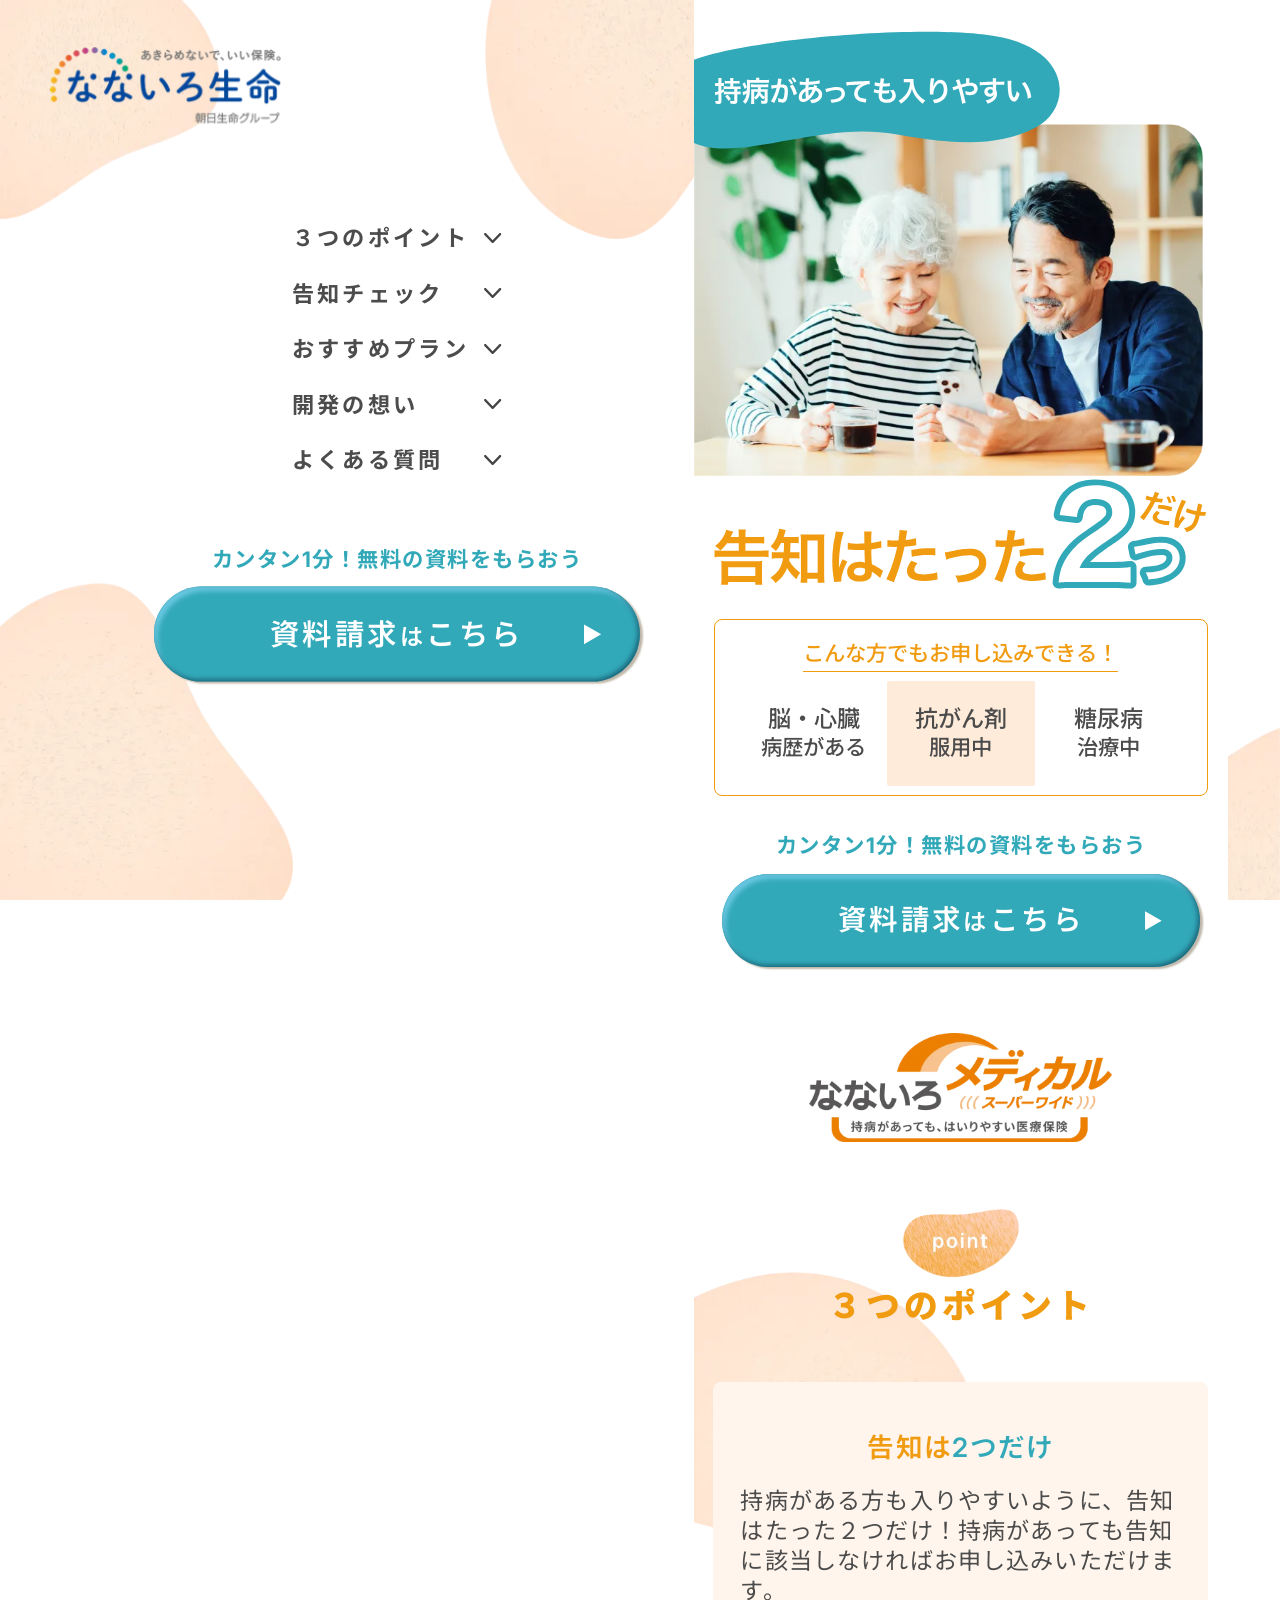
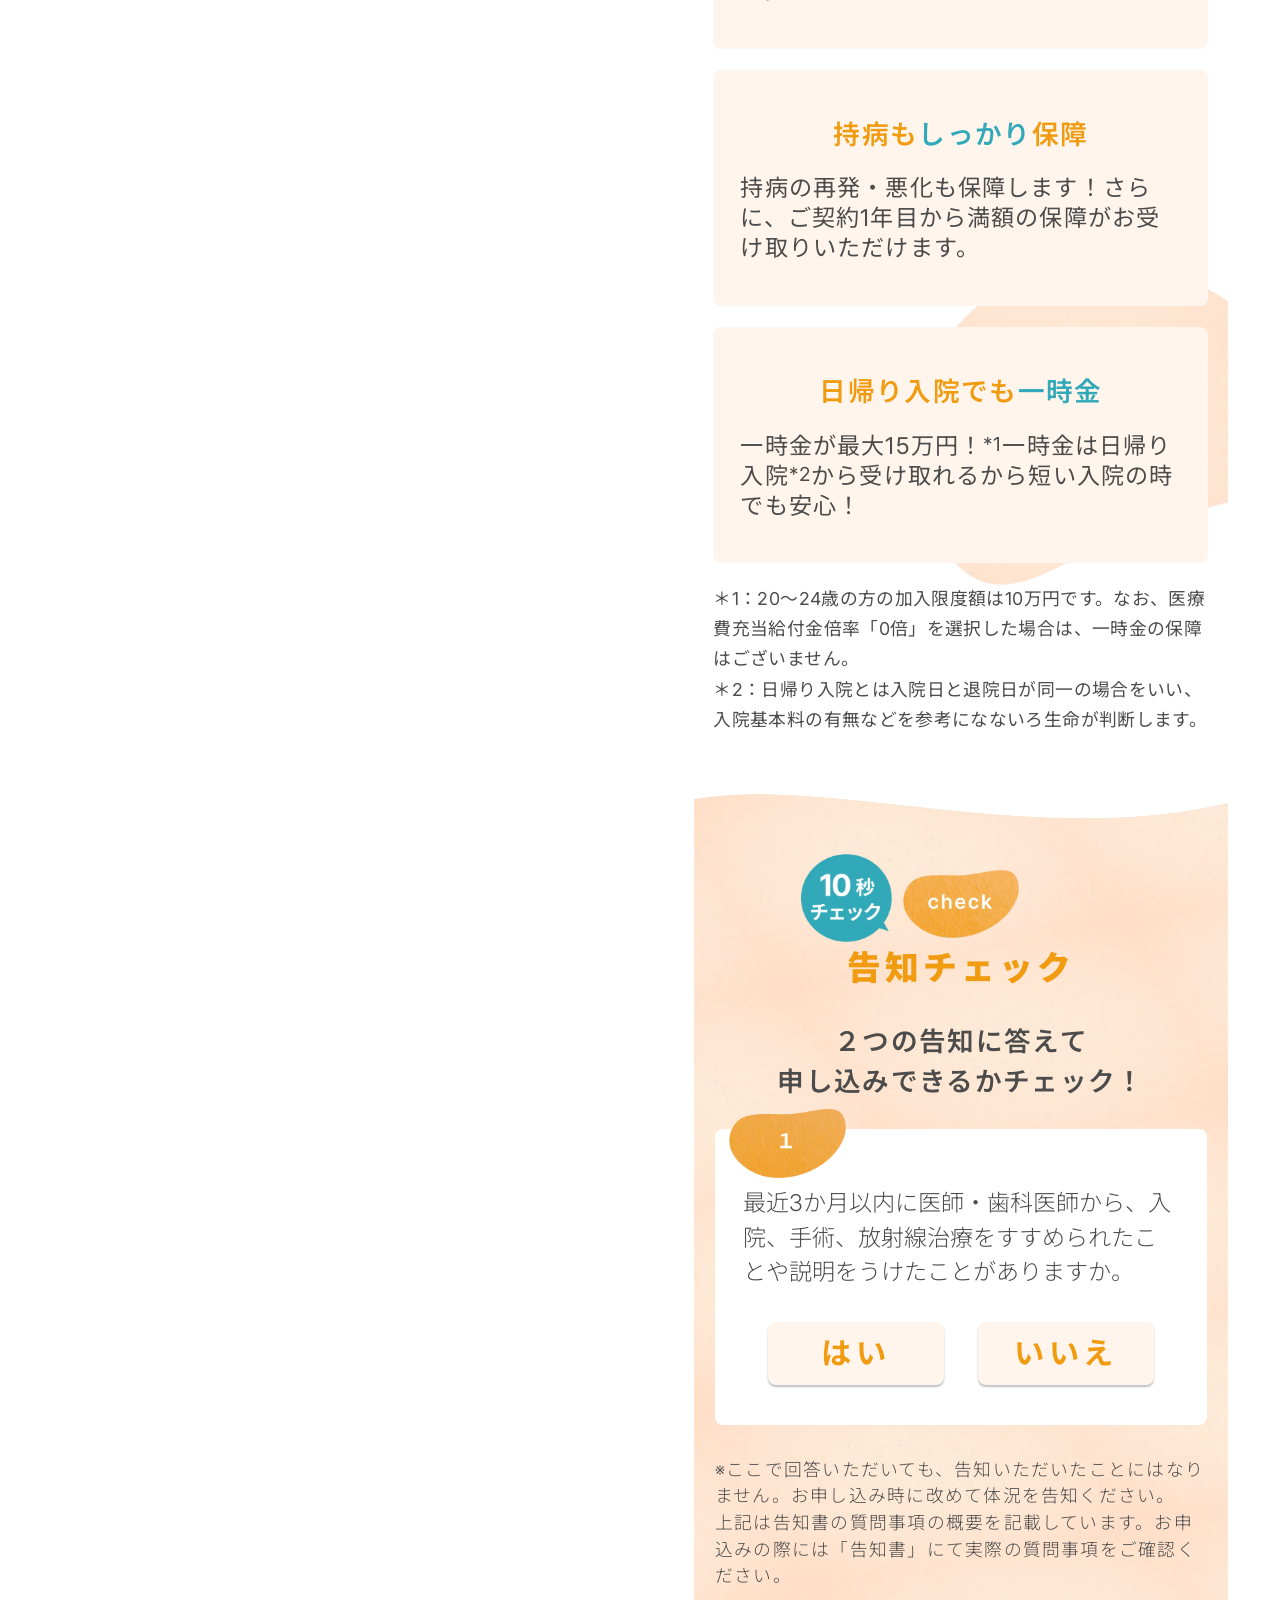
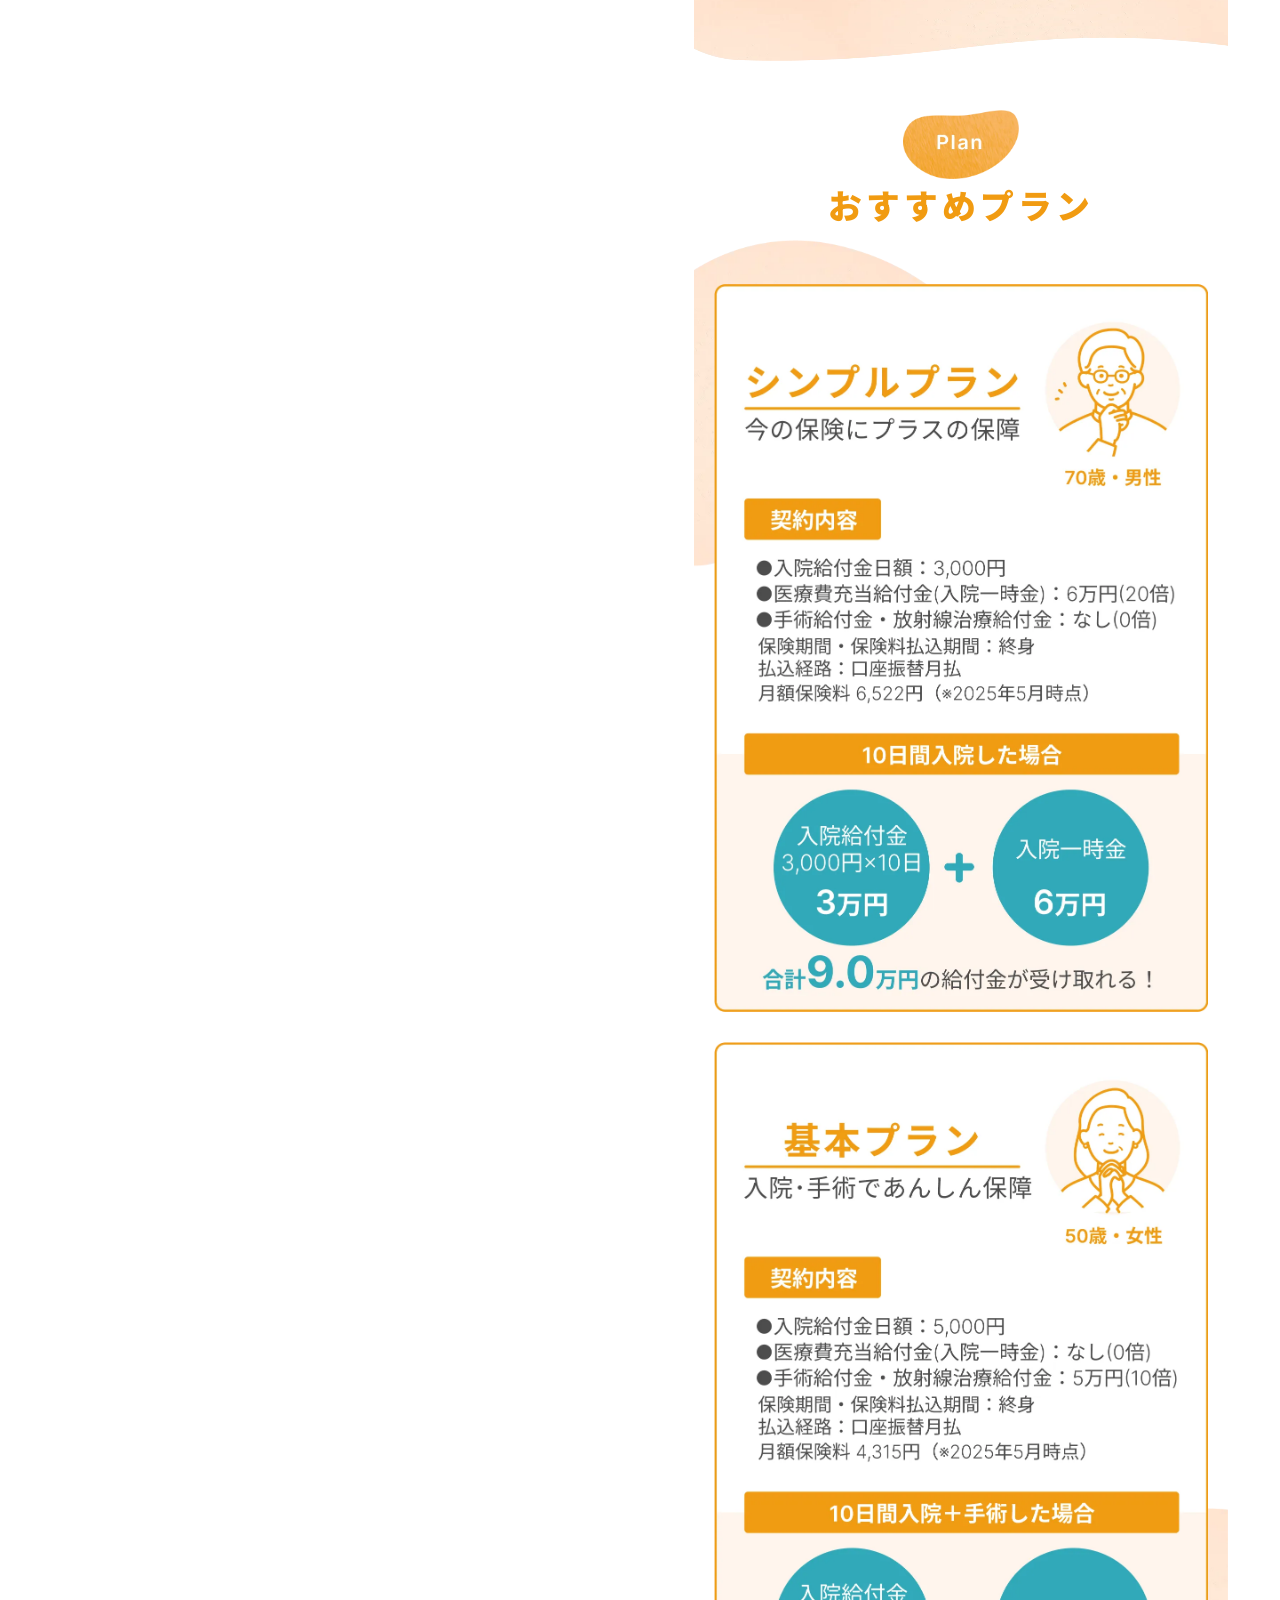
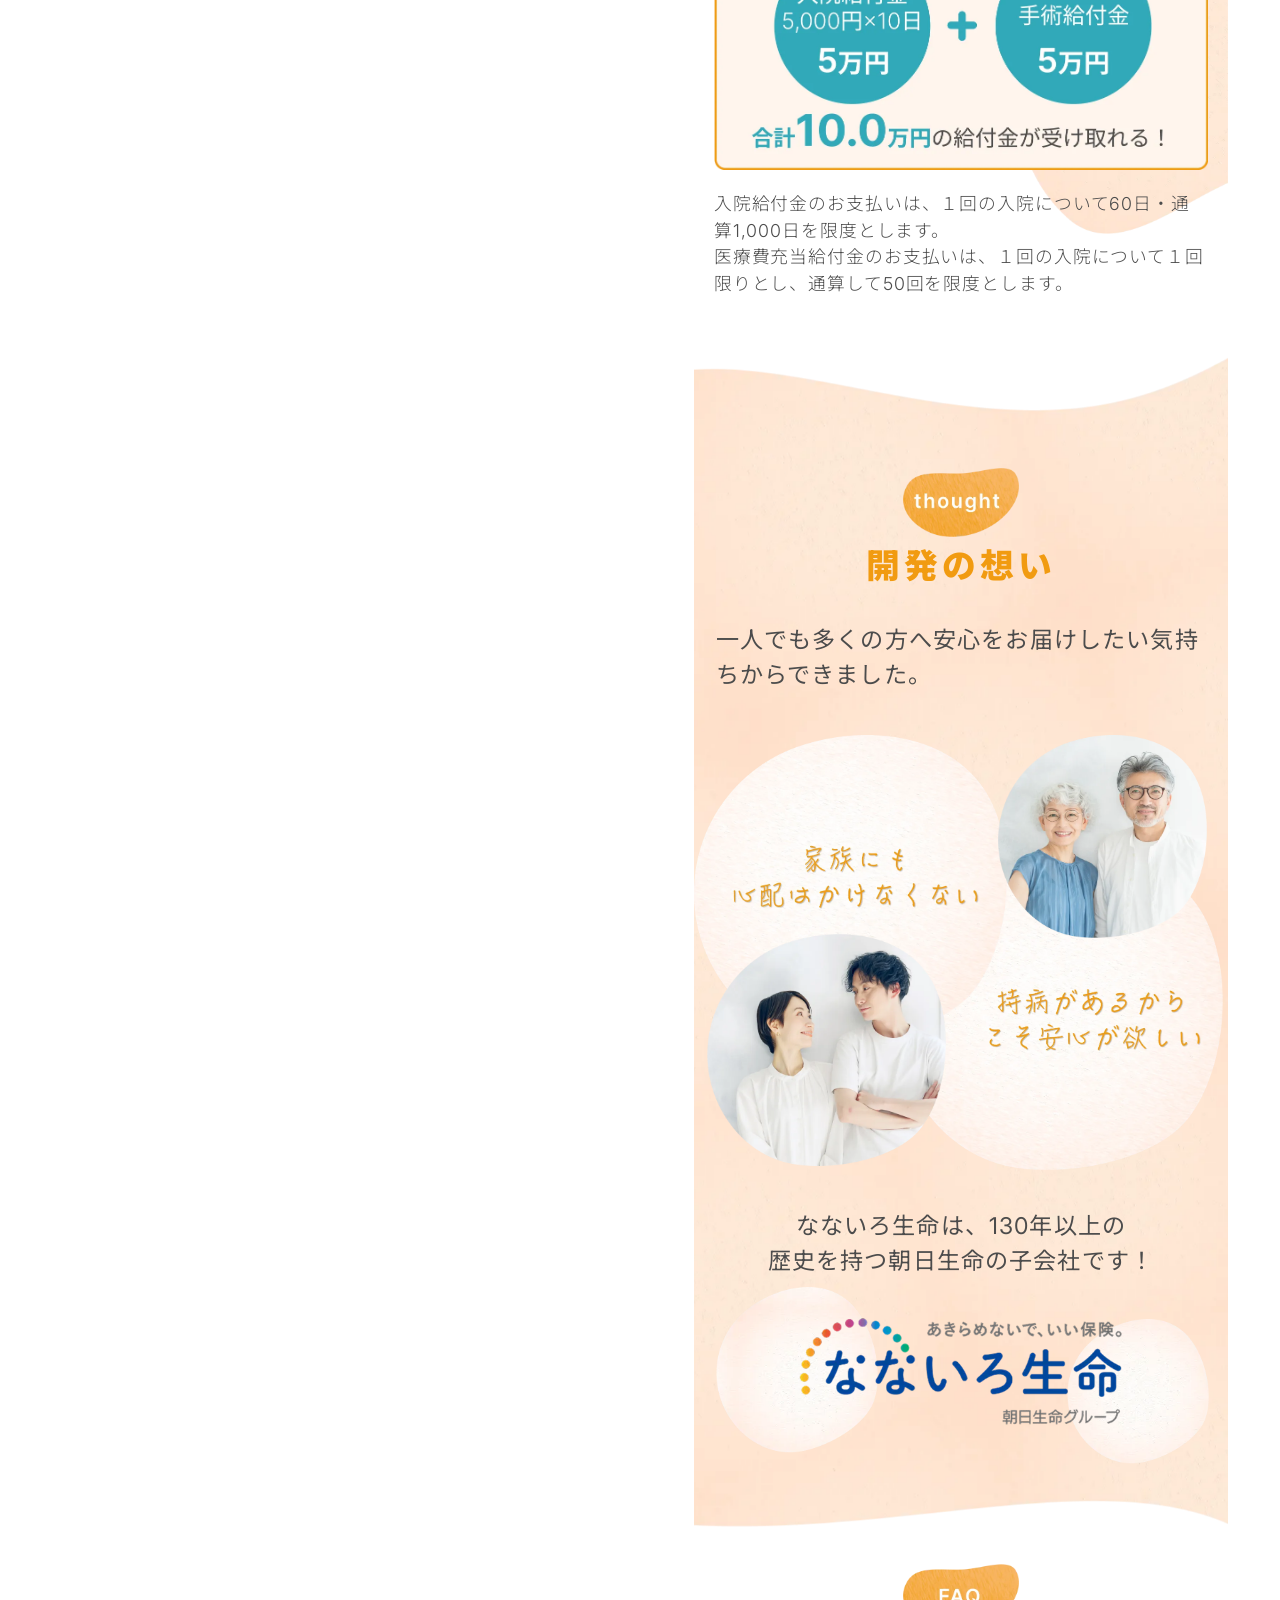
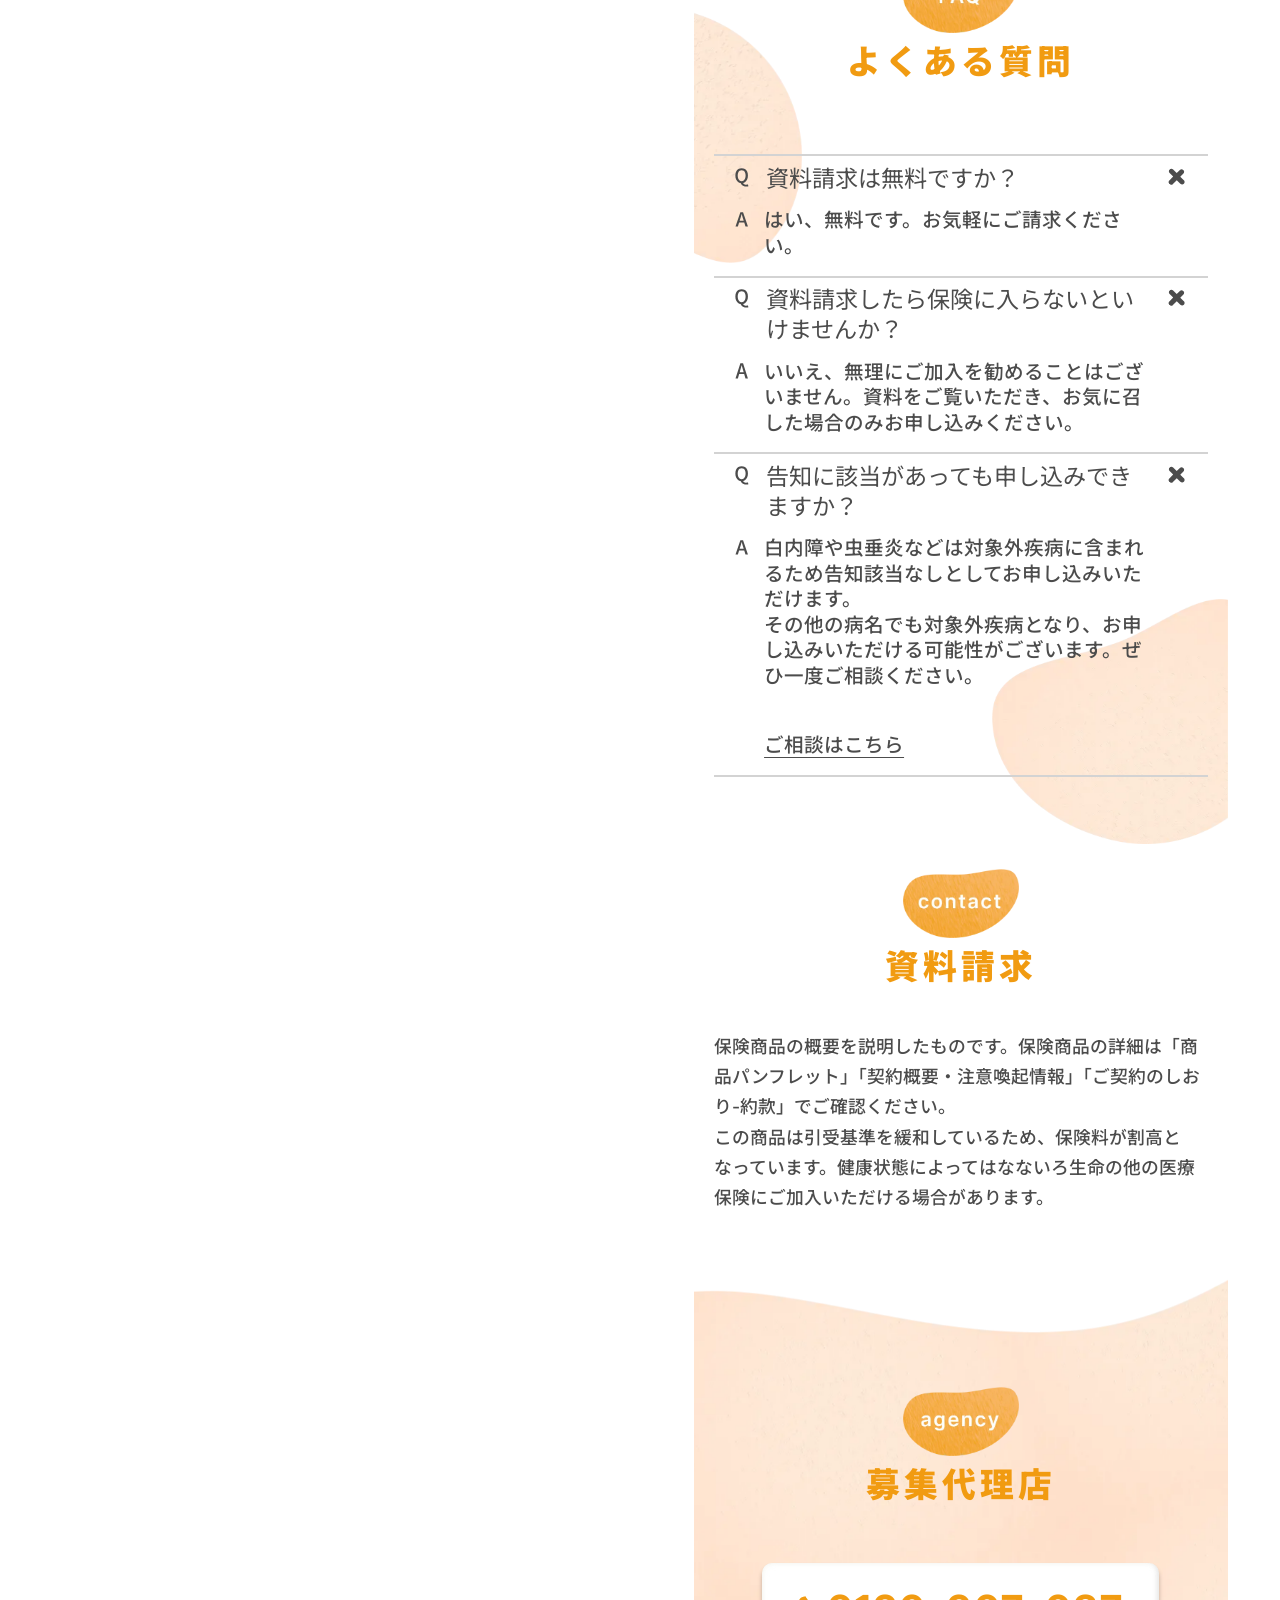
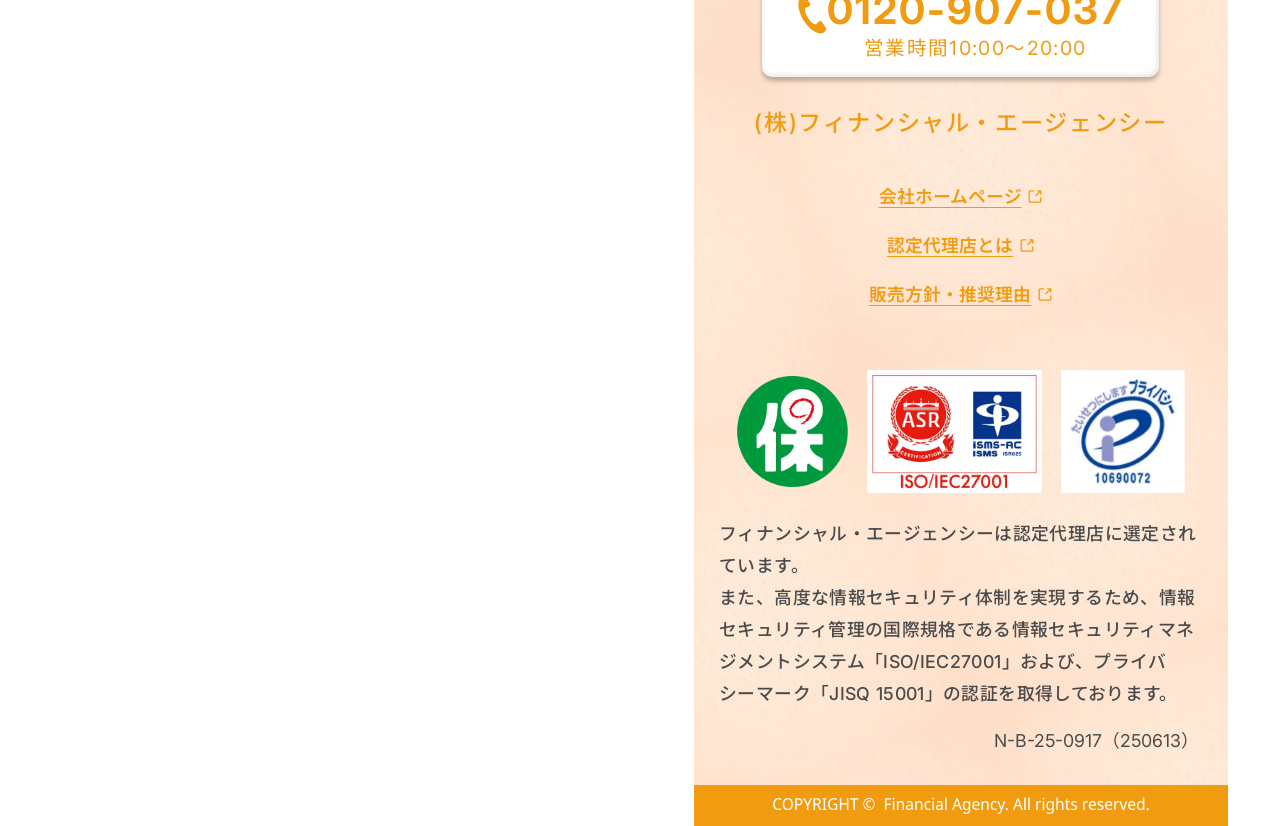
<file: index.html>
<!doctype html>
<html lang="ja">
  <head>
    <meta charset="UTF-8" />
    <title>持病があっても入りやすい！｜2つの告知に該当がなければ申し込める！</title>
    <meta content="「持病があるから」「入院したことあるから」といった理由で保険あきらめてませんか？そういったご不安をお持ちの方にむけた医療保険ができました！まずは無料で資料請求" name="description" />
    <meta content="width=device-width,initial-scale=1" name="viewport" />
    <link href="https://www.financial-agency.com/service/medical_superwide-relief/" rel="canonical" />
    <!-- OGP -->
    <meta content="https://www.financial-agency.com/service/medical_superwide-relief/" property="og:url" />
    <meta content="「持病があるから」「入院したことあるから」といった理由で保険あきらめてませんか？そういったご不安をお持ちの方にむけた医療保険ができました！まずは無料で資料請求" property="og:description" />
    <meta content="持病があっても入りやすい！｜2つの告知に該当がなければ申し込める！" property="og:site_name" />
    <meta content="持病があっても入りやすい！｜2つの告知に該当がなければ申し込める！" property="og:title" />
    <meta content="website" property="og:type" />
    <meta content="images/og-image.png" property="og:image" />
    <meta content="ja_JP" property="og:locale" />
    <!-- favicon -->
    <link rel="shortcut icon" href="images/favicon.ico" />
    <link rel="icon" type="image/webp" sizes="32x32" href="images/favicon.webp" />
    <!-- css/js -->
    <link rel="preconnect" href="https://fonts.googleapis.com" />
    <link rel="preconnect" href="https://fonts.gstatic.com" crossorigin />
    <link href="https://fonts.googleapis.com/css2?family=Inter:wght@300;400;500;600;700&family=Noto+Sans+JP:wght@400;700&display=swap" rel="stylesheet" />
  <link href="style.css" rel="stylesheet"></head>
  <body>
    <div class="l-wrapper">
      <header class="l-header">
        <a href="https://www.nanairolife.co.jp/" target="_blank" rel="noopener" class="l-header__logo">
          <picture>
            <source srcset="images/webp/logo_nanairo.webp" type="image/webp" />
            <img src="images/logo_nanairo.png" alt="なないろ生命" width="236" height="83" />
          </picture>
        </a>
      </header>
      <div class="l-bg l-bg--left-top no-sp" aria-hidden="true">
        <picture>
          <source srcset="images/webp/pc_bg1.webp" type="image/webp" />
          <img src="images/pc_bg1.png" alt="背景画像" width="248" height="246" />
        </picture>
      </div>
      <div class="l-bg l-bg--right-top no-sp" aria-hidden="true">
        <picture>
          <source srcset="images/webp/pc_bg2.webp" type="image/webp" />
          <img src="images/pc_bg2.png" alt="背景画像" width="395" height="269" />
        </picture>
      </div>
      <div class="l-bg l-bg--left-bottom no-sp" aria-hidden="true">
        <picture>
          <source srcset="images/webp/pc_bg3.webp" type="image/webp" />
          <img src="images/pc_bg3.png" alt="背景画像" width="330" height="357" />
        </picture>
      </div>
      <div class="l-bg l-bg--right-bottom no-sp" aria-hidden="true">
        <picture>
          <source srcset="images/webp/pc_bg4.webp" type="image/webp" />
          <img src="images/pc_bg4.png" alt="背景画像" width="227" height="198" />
        </picture>
      </div>
      <div class="l-nav no-sp">
        <div class="l-nav__inner">
          <ul class="l-nav__list">
            <li class="l-nav__list-item">
              <a href="#point" class="l-nav__list-item-link">
                <span class="l-nav__list-item-link-text">３つのポイント</span>
                <span class="l-nav__list-item-link-arrow"><img src="images/nav_arrow.svg" alt="下矢印" width="21" height="12" /></span>
              </a>
            </li>
            <li class="l-nav__list-item">
              <a href="#check" class="l-nav__list-item-link">
                <span class="l-nav__list-item-link-text">告知チェック</span>
                <span class="l-nav__list-item-link-arrow"><img src="images/nav_arrow.svg" alt="下矢印" width="21" height="12" /></span>
              </a>
            </li>
            <li class="l-nav__list-item">
              <a href="#plan" class="l-nav__list-item-link">
                <span class="l-nav__list-item-link-text">おすすめプラン</span>
                <span class="l-nav__list-item-link-arrow"><img src="images/nav_arrow.svg" alt="下矢印" width="21" height="12" /></span>
              </a>
            </li>
            <li class="l-nav__list-item">
              <a href="#thought" class="l-nav__list-item-link">
                <span class="l-nav__list-item-link-text">開発の想い</span>
                <span class="l-nav__list-item-link-arrow"><img src="images/nav_arrow.svg" alt="下矢印" width="21" height="12" /></span>
              </a>
            </li>
            <li class="l-nav__list-item">
              <a href="#faq" class="l-nav__list-item-link">
                <span class="l-nav__list-item-link-text">よくある質問</span>
                <span class="l-nav__list-item-link-arrow"><img src="images/nav_arrow.svg" alt="下矢印" width="21" height="12" /></span>
              </a>
            </li>
          </ul>
          <div class="l-nav__cta">
            <p class="l-nav__cta-heading">カンタン1分！無料の資料をもらおう</p>
            <a href="#contact" class="l-nav__cta-button">
              <div class="l-nav__cta-button-outer">
                <div class="l-nav__cta-button-inner">
                  <p class="l-nav__cta-button-text">
                    資料請求<span class="l-nav__cta-button-text-small">は</span>こちら
                  </p>
                  <div class="l-nav__cta-button-arrow">
                    <svg width="22" height="26" viewBox="0 0 22 26" fill="none" xmlns="http://www.w3.org/2000/svg">
                      <path d="M21.418 12.7657L0.0926819 0.45356V25.0779L21.418 12.7657Z" fill="white" />
                    </svg>
                  </div>
                </div>
              </div>
            </a>
          </div>
        </div>
      </div>
      <div class="c-cta c-cta--sticky c-cta-sp no-pc">
        <p class="c-cta__heading">カンタン1分！無料の資料をもらおう</p>
        <a href="#contact" class="c-cta__button">
          <div class="c-cta__button-outer">
            <div class="c-cta__button-inner">
              <p class="c-cta__button-text">
                資料請求<span class="c-cta__button-text-small">は</span>こちら
              </p>
              <div class="c-cta__button-arrow">
                <svg width="22" height="26" viewBox="0 0 22 26" fill="none" xmlns="http://www.w3.org/2000/svg">
                  <path d="M21.418 12.7657L0.0926819 0.45356V25.0779L21.418 12.7657Z" fill="white" />
                </svg>
              </div>
            </div>
          </div>
        </a>
      </div>
      <div class="l-scroll-content">
        <main class="l-main">
          <section class="l-hero">
            <div class="l-hero__bg l-hero__bg--top no-pc" aria-hidden="true">
              <picture>
                <source srcset="images/webp/hero_bg1.webp" type="image/webp" />
                <img src="images/hero_bg1.png" alt="背景模様イラスト" width="318" height="440" />
              </picture>
            </div>
            <p class="l-hero__catch"><img src="images/hero_catch.svg" alt="持病があっても入りやすい" width="516" height="180" /></p>
            <div class="l-hero__image js-load">
              <picture>
                <source srcset="images/webp/hero_img.webp" type="image/webp" />
                <img src="images/hero_img.png" alt="メイン画像" width="715" height="494" />
              </picture>
            </div>
            <h1 class="l-hero__title"><img src="images/hero_title.svg" alt="告知はたった2つだけ" width="695" height="155" /></h1>
            <div class="l-hero__feature">
              <p class="l-hero__feature-heading">こんな方でもお申し込みできる！</p>
              <div class="l-hero__feature-list">
                <div class="l-hero__feature-list-item">
                  <div class="l-hero__feature-list-item-inner">
                    <span class="l-hero__feature-list-item-strong">脳・心臓</span>
                    <br />
                    病歴がある
                  </div>
                </div>
                <div class="l-hero__feature-list-item l-hero__feature-list-item--color">
                  <div class="l-hero__feature-list-item-inner">
                    <span class="l-hero__feature-list-item-strong">抗がん剤</span>
                    <br />
                    服用中
                  </div>
                </div>
                <div class="l-hero__feature-list-item">
                  <div class="l-hero__feature-list-item-inner">
                    <span class="l-hero__feature-list-item-strong">糖尿病</span>
                    <br />
                    治療中
                  </div>
                </div>
              </div>
            </div>
            <div class="l-hero__bg l-hero__bg--bottom no-pc" aria-hidden="true">
              <picture>
                <source srcset="images/webp/hero_bg2.webp" type="image/webp" />
                <img src="images/hero_bg2.png" alt="背景模様イラスト" width="211" height="362" />
              </picture>
            </div>
          </section>
          <section class="c-cta js-scrollin">
            <p class="c-cta__heading">カンタン1分！無料の資料をもらおう</p>
            <a href="#contact" class="c-cta__button">
              <div class="c-cta__button-outer">
                <div class="c-cta__button-inner">
                  <p class="c-cta__button-text">
                    資料請求<span class="c-cta__button-text-small">は</span>こちら
                  </p>
                  <div class="c-cta__button-arrow">
                    <svg width="22" height="26" viewBox="0 0 22 26" fill="none" xmlns="http://www.w3.org/2000/svg">
                      <path d="M21.418 12.7657L0.0926819 0.45356V25.0779L21.418 12.7657Z" fill="white" />
                    </svg>
                  </div>
                </div>
              </div>
            </a>
          </section>
          <section class="l-logo js-scrollin">
            <picture>
              <source srcset="images/webp/logo_medical.webp" type="image/webp" />
              <img src="images/logo_medical.png" alt="なないろメディカルスーパーワイド" width="426" height="153" />
            </picture>
          </section>
          <section id="point" class="l-point">
            <div class="l-point__bg l-point__bg--top" aria-hidden="true">
              <picture>
                <source srcset="images/webp/point_bg1.webp" type="image/webp" />
                <img src="images/point_bg1.png" alt="背景模様イラスト" width="407" height="458" />
              </picture>
            </div>
            <h2 class="l-section__headline js-scrollin">
              <span class="l-section__headline-en">
                <picture>
                  <source srcset="images/webp/point_head.webp" type="image/webp" />
                  <img src="images/point_head.png" alt="point" width="163" height="96" />
                </picture>
              </span>
              <span class="l-section__headline-jp">３つのポイント</span>
            </h2>
            <ul class="l-point__list">
              <li class="l-point__list-item js-scrollin">
                <p class="l-point__list-heading">
                  告知は<span class="l-point__list-heading-strong">2つだけ</span>
                </p>
                <p class="l-point__list-text">持病がある方も入りやすいように、告知はたった２つだけ！持病があっても告知に該当しなければお申し込みいただけます。</p>
              </li>
              <li class="l-point__list-item js-scrollin">
                <p class="l-point__list-heading">
                  持病も<span class="l-point__list-heading-strong">しっかり</span>保障
                </p>
                <p class="l-point__list-text">持病の再発・悪化も保障します！さらに、ご契約1年目から満額の保障がお受け取りいただけます。</p>
              </li>
              <li class="l-point__list-item js-scrollin">
                <p class="l-point__list-heading">
                  日帰り入院でも<span class="l-point__list-heading-strong">一時金</span>
                </p>
                <p class="l-point__list-text">
                  一時金が最大15万円！<sup class="l-point__list-text-attention">*1</sup>一時金は日帰り入院<sup class="l-point__list-text-attention">*2</sup>から受け取れるから短い入院の時でも安心！
                </p>
              </li>
            </ul>
            <p class="l-point__attention js-scrollin">
              ＊1：20～24歳の方の加入限度額は10万円です。なお、医療費充当給付金倍率「0倍」を選択した場合は、一時金の保障はございません。
              <br />
              ＊2：日帰り入院とは入院日と退院日が同一の場合をいい、入院基本料の有無などを参考になないろ生命が判断します。
            </p>
            <div class="l-point__bg l-point__bg--bottom" aria-hidden="true">
              <picture>
                <source srcset="images/webp/point_bg2.webp" type="image/webp" />
                <img src="images/point_bg2.png" alt="背景模様イラスト" width="446" height="458" />
              </picture>
            </div>
          </section>
          <section id="check" class="l-check">
            <div class="l-check__bg" aria-hidden="true">
              <picture>
                <source srcset="images/webp/check_bg.webp" type="image/webp" />
                <img class="l-check__bg-image" src="images/check_bg.png" alt="背景模様イラスト" width="975" height="1749" />
              </picture>
            </div>
            <h2 class="l-section__headline js-scrollin">
              <span class="l-section__headline-en">
                <picture>
                  <source srcset="images/webp/check_head.webp" type="image/webp" />
                  <img src="images/check_head.png" alt="check" width="163" height="96" />
                </picture>
              </span>
              <span class="l-section__headline-jp">告知チェック</span>
              <span class="l-section__headline-pop">
                <picture>
                  <source srcset="images/webp/check_pop.webp" type="image/webp" />
                  <img src="images/check_pop.png" alt="10秒チェック" width="128" height="124" />
                </picture>
              </span>
            </h2>
            <p class="l-check__theme js-scrollin">
              ２つの告知に答えて
              <br />
              申し込みできるかチェック！
            </p>
            <div class="l-check__chart-wrapper">
              <div class="l-check__question js-scrollin">
                <p class="l-check__question-index">
                  <picture>
                    <source srcset="images/webp/check_1.webp" type="image/webp" />
                    <img src="images/check_1.png" alt="1" width="164" height="97" />
                  </picture>
                </p>
                <p class="l-check__question-item-text">最近3か月以内に医師・歯科医師から、入院、手術、放射線治療をすすめられたことや説明をうけたことがありますか。</p>
                <ul class="l-check__button">
                  <li class="l-check__button-item" data-yes="1">はい</li>
                  <li class="l-check__button-item" data-no="1">いいえ</li>
                </ul>
              </div>
              <div class="l-check__question l-check__question--hidden js-scrollin" data-no-answer="1">
                <p class="l-check__question-index">
                  <picture>
                    <source srcset="images/webp/check_2.webp" type="image/webp" />
                    <img src="images/check_2.png" alt="2" width="164" height="97" />
                  </picture>
                </p>
                <p class="l-check__question-item-text">過去1年以内に、入院をしたこと、または手術・放射線治療のいずれかをうけたことがありますか。</p>
                <ul class="l-check__button">
                  <li class="l-check__button-item" data-yes="2">はい</li>
                  <li class="l-check__button-item" data-no="2">いいえ</li>
                </ul>
              </div>
              <div class="l-check__answer l-check__chart js-scrollin" data-yes-answer="1">
                <div class="l-check__answer-arrow"><img src="images/check_arrow_bottom.svg" alt="矢印" width="391" height="62" /></div>
                <div class="l-check__answer-text">
                  <p class="l-check__answer-text-main l-check__answer-text-main--center">こちらの商品はお申込みいただけません</p>
                  <p class="l-check__answer-text-sub">詳しい健康状態をお聞かせいただくことで、別商品のご案内が可能な場合がございます。</p>
                </div>
                <div class="l-check__answer-button">
                  <a href="#contact" class="l-check__answer-button-link">
                    <span class="l-check__answer-button-link-text">相談する</span>
                    <span class="l-check__answer-button-link-arrow">
                      <svg width="22" height="26" viewBox="0 0 22 26" fill="none" xmlns="http://www.w3.org/2000/svg">
                        <path d="M21.418 12.7657L0.0926819 0.45356V25.0779L21.418 12.7657Z" fill="white" />
                      </svg>
                    </span>
                  </a>
                </div>
              </div>
              <div class="l-check__answer l-check__chart js-scrollin" data-yes-answer="2">
                <div class="l-check__answer-arrow"><img src="images/check_arrow_bottom.svg" alt="矢印" width="391" height="62" /></div>
                <div class="l-check__answer-text">
                  <p class="l-check__answer-text-main">白内障などの一部の病気やけがによる入院・手術・放射線治療は「いいえ」となる場合があります。パンフレットでご確認ください。</p>
                </div>
                <div class="l-check__answer-button">
                  <a href="#contact" class="l-check__answer-button-link">
                    <span class="l-check__answer-button-link-text">パンフレット請求</span>
                    <span class="l-check__answer-button-link-arrow">
                      <svg width="22" height="26" viewBox="0 0 22 26" fill="none" xmlns="http://www.w3.org/2000/svg">
                        <path d="M21.418 12.7657L0.0926819 0.45356V25.0779L21.418 12.7657Z" fill="white" />
                      </svg>
                    </span>
                  </a>
                </div>
              </div>
              <div class="l-check__answer l-check__chart js-scrollin" data-no-answer="2">
                <div class="l-check__answer-arrow"><img src="images/check_arrow_bottom.svg" alt="矢印" width="391" height="62" /></div>
                <div class="l-check__answer-contact">
                  <p class="l-check__answer-contact-heading">お申し込みいただけます！</p>
                  <div class="l-check__answer-button l-check__answer-button--small">
                    <a href="#contact" class="l-check__answer-button-link l-check__answer-button-link--small">
                      <span class="l-check__answer-button-link-text l-check__answer-button-link-text--small">
                        無料<span class="l-check__answer-button-link-text-small">の</span>資料請求
                      </span>
                    </a>
                  </div>
                </div>
              </div>
            </div>
            <p class="l-check__attention js-scrollin">
              ※ここで回答いただいても、告知いただいたことにはなりません。お申し込み時に改めて体況を告知ください。
              <br />
              上記は告知書の質問事項の概要を記載しています。お申込みの際には「告知書」にて実際の質問事項をご確認ください。
            </p>
          </section>
          <section id="plan" class="l-plan">
            <div class="l-plan__bg l-plan__bg--top" aria-hidden="true">
              <picture>
                <source srcset="images/webp/plan_bg1.webp" type="image/webp" />
                <img src="images/plan_bg1.png" alt="背景模様イラスト" width="429" height="458" />
              </picture>
            </div>
            <h2 class="l-section__headline js-scrollin">
              <span class="l-section__headline-en">
                <picture>
                  <source srcset="images/webp/plan_head.webp" type="image/webp" />
                  <img src="images/plan_head.png" alt="Plan" width="163" height="96" />
                </picture>
              </span>
              <span class="l-section__headline-jp">おすすめプラン</span>
            </h2>
            <ul class="l-plan__list">
              <li class="l-plan__list-item js-scrollin">
                <picture>
                  <source srcset="images/webp/plan_simple.webp" type="image/webp" />
                  <img src="images/plan_simple.png" alt="シンプルプラン" width="695" height="1022" />
                </picture>
              </li>
              <li class="l-plan__list-item js-scrollin">
                <picture>
                  <source srcset="images/webp/plan_basic.webp" type="image/webp" />
                  <img src="images/plan_basic.png" alt="基本プラン" width="695" height="1022" />
                </picture>
              </li>
            </ul>
            <div class="l-plan__bg l-plan__bg--bottom" aria-hidden="true">
              <picture>
                <source srcset="images/webp/plan_bg2.webp" type="image/webp" />
                <img src="images/plan_bg2.png" alt="背景模様イラスト" width="297" height="458" />
              </picture>
            </div>
            <p class="l-plan__attention js-scrollin">
              入院給付金のお支払いは、１回の入院について60日・通算1,000日を限度とします。
              <br />
              医療費充当給付金のお支払いは、１回の入院について１回限りとし、通算して50回を限度とします。
            </p>
          </section>
          <section id="thought" class="l-thought">
            <div class="l-thought__bg" aria-hidden="true">
              <picture>
                <source srcset="images/webp/though_bg.webp" type="image/webp" />
                <img src="images/though_bg.png" alt="背景画像" width="1310" height="717" />
              </picture>
            </div>
            <div class="l-thought__inner">
              <h2 class="l-section__headline js-scrollin">
                <span class="l-section__headline-en">
                  <picture>
                    <source srcset="images/webp/thought_head.webp" type="image/webp" />
                    <img src="images/thought_head.png" alt="thought" width="163" height="96" />
                  </picture>
                </span>
                <span class="l-section__headline-jp">開発の想い</span>
              </h2>
              <p class="l-thought__text l-thought__text--top js-scrollin">一人でも多くの方へ安心をお届けしたい気持ちからできました。</p>
              <div class="l-thought__image-box js-scrollin">
                <p class="l-thought__pop l-thought__pop--top">
                  <picture>
                    <source srcset="images/webp/thought_pop1.webp" type="image/webp" />
                    <img src="images/thought_pop1.png" alt="家族にも心配はかけたくない" width="440" height="428" />
                  </picture>
                </p>
                <p class="l-thought__pop l-thought__pop--bottom">
                  <picture>
                    <source srcset="images/webp/thought_pop2.webp" type="image/webp" />
                    <img src="images/thought_pop2.png" alt="家族にも心配はかけたくない" width="462" height="449" />
                  </picture>
                </p>
                <div class="l-thought__image l-thought__image--top">
                  <picture>
                    <source srcset="images/webp/thought_img1.webp" type="image/webp" />
                    <img src="images/thought_img1.png" alt="夫婦の写真" width="294" height="286" />
                  </picture>
                </div>
                <div class="l-thought__image l-thought__image--bottom">
                  <picture>
                    <source srcset="images/webp/thought_img2.webp" type="image/webp" />
                    <img src="images/thought_img2.png" alt="夫婦の写真" width="336" height="326" />
                  </picture>
                </div>
              </div>
              <p class="l-thought__text l-thought__text--bottom js-scrollin">
                なないろ生命は、130年以上の
                <br />
                歴史を持つ朝日生命の子会社です！
              </p>
              <div class="l-thought__list js-scrollin">
                <div class="l-thought__list-deco l-thought__list-deco--left" aria-hidden="true">
                  <picture>
                    <source srcset="images/webp/thought_deco1.webp" type="image/webp" />
                    <img src="images/thought_deco1.png" alt="円のあしらい" width="229" height="233" />
                  </picture>
                </div>
                <div class="l-thought__list-deco l-thought__list-deco--right" aria-hidden="true">
                  <picture>
                    <source srcset="images/webp/thought_deco2.webp" type="image/webp" />
                    <img src="images/thought_deco2.png" alt="円のあしらい" width="200" height="203" />
                  </picture>
                </div>
                <div class="l-thought__logo js-scrollin">
                  <picture>
                    <source srcset="images/webp/logo_nanairo.webp" type="image/webp" />
                    <img src="images/logo_nanairo.png" alt="なないろ生命" width="266" height="93" />
                  </picture>
                </div>
              </div>
            </div>
          </section>
          <section id="faq" class="l-faq">
            <div class="l-faq__bg l-faq__bg--top" aria-hidden="true">
              <picture>
                <source srcset="images/webp/faq_bg1.webp" type="image/webp" />
                <img src="images/faq_bg1.png" alt="背景模様イラスト" width="151" height="360" />
              </picture>
            </div>
            <h2 class="l-section__headline js-scrollin">
              <span class="l-section__headline-en">
                <picture>
                  <source srcset="images/webp/faq_head.webp" type="image/webp" />
                  <img src="images/faq_head.png" alt="faq" width="163" height="96" />
                </picture>
              </span>
              <span class="l-section__headline-jp">よくある質問</span>
            </h2>
            <div class="l-faq__list js-scrollin">
              <details class="l-faq__list-item" open>
                <summary class="l-faq__question">
                  <span class="l-faq__question-icon"><img src="images/faq_q.svg" alt="Q" width="22" height="30" /></span>
                  <span class="l-faq__question-text">資料請求は無料ですか？</span>
                  <span class="l-faq__question-close"><img src="images/faq_plus.svg" alt="閉じるアイコン" width="32" height="31" /></span>
                </summary>
                <div class="l-faq__answer">
                  <p class="l-faq__answer-icon"><img src="images/faq_a.svg" alt="A" width="20" height="24" /></p>
                  <p class="l-faq__answer-text">はい、無料です。お気軽にご請求ください。</p>
                </div>
              </details>
              <details class="l-faq__list-item" open>
                <summary class="l-faq__question">
                  <span class="l-faq__question-icon"><img src="images/faq_q.svg" alt="Q" width="22" height="30" /></span>
                  <span class="l-faq__question-text">資料請求したら保険に入らないといけませんか？</span>
                  <span class="l-faq__question-close"><img src="images/faq_plus.svg" alt="閉じるアイコン" width="32" height="31" /></span>
                </summary>
                <div class="l-faq__answer">
                  <p class="l-faq__answer-icon"><img src="images/faq_a.svg" alt="A" width="20" height="24" /></p>
                  <p class="l-faq__answer-text">いいえ、無理にご加入を勧めることはございません。資料をご覧いただき、お気に召した場合のみお申し込みください。</p>
                </div>
              </details>
              <details class="l-faq__list-item" open>
                <summary class="l-faq__question">
                  <span class="l-faq__question-icon"><img src="images/faq_q.svg" alt="Q" width="22" height="30" /></span>
                  <span class="l-faq__question-text">告知に該当があっても申し込みできますか？</span>
                  <span class="l-faq__question-close"><img src="images/faq_plus.svg" alt="閉じるアイコン" width="32" height="31" /></span>
                </summary>
                <div class="l-faq__answer">
                  <p class="l-faq__answer-icon"><img src="images/faq_a.svg" alt="A" width="20" height="24" /></p>
                  <p class="l-faq__answer-text">
                    白内障や虫垂炎などは対象外疾病に含まれるため告知該当なしとしてお申し込みいただけます。
                    <br />
                    その他の病名でも対象外疾病となり、お申し込みいただける可能性がございます。ぜひ一度ご相談ください。
                    <br />
                    <a href="#contact" class="l-faq__answer-link">ご相談はこちら</a>
                  </p>
                </div>
              </details>
            </div>
            <div class="l-faq__bg l-faq__bg--bottom" aria-hidden="true">
              <picture>
                <source srcset="images/webp/faq_bg2.webp" type="image/webp" />
                <img src="images/faq_bg2.png" alt="背景模様イラスト" width="331" height="344" />
              </picture>
            </div>
          </section>
          <section id="contact" class="l-contact js-scrollin">
            <h2 class="l-section__headline js-scrollin">
              <span class="l-section__headline-en">
                <picture>
                  <source srcset="images/webp/contact_head.webp" type="image/webp" />
                  <img src="images/contact_head.png" alt="contact" width="163" height="96" />
                </picture>
              </span>
              <span class="l-section__headline-jp">資料請求</span>
            </h2>
            <div class="formrun-embed" data-formrun-form="@project-planning-ZLMIgFI1TAd4F3xwNlMt" data-formrun-redirect="true"></div>
            <p class="l-contact__attention">
              保険商品の概要を説明したものです。保険商品の詳細は「商品パンフレット」「契約概要・注意喚起情報」「ご契約のしおり-約款」でご確認ください。
              <br />
              この商品は引受基準を緩和しているため、保険料が割高となっています。健康状態によってはなないろ生命の他の医療保険にご加入いただける場合があります。
            </p>
          </section>
        </main>
        <footer class="l-footer">
          <div class="l-footer__bg" aria-hidden="true">
            <picture>
              <source srcset="images/webp/though_bg.webp" type="image/webp" />
              <img src="images/though_bg.png" alt="背景画像" width="1310" height="717" />
            </picture>
          </div>
          <div class="l-footer__inner">
            <h2 class="l-section__headline js-scrollin">
              <span class="l-section__headline-en">
                <picture>
                  <source srcset="images/webp/agency_head.webp" type="image/webp" />
                  <img src="images/agency_head.png" alt="contact" width="163" height="96" />
                </picture>
              </span>
              <span class="l-section__headline-jp">募集代理店</span>
            </h2>
            <div class="l-footer__tel">
              <a href="tel:0120-907-037" class="l-footer__tel-link">
                <span class="l-footer__tel-link-inner">
                  <span class="l-footer__tel-icon"><img src="images/footer_tel.svg" alt="電話のアイコン" width="40" height="53" /></span>
                  <span class="l-footer__tel-text">
                    <span class="l-footer__tel-number">0120-907-037</span>
                    <span class="l-footer__tel-date">営業時間10:00〜20:00</span>
                  </span>
                </span>
              </a>
            </div>
            <p class="l-footer__company">(株)フィナンシャル・エージェンシー</p>
            <ul class="l-footer__link-list">
              <li class="l-footer__link-list-item">
                <a href="https://www.financial-agency.com/" target="_blank" rel="noopener" class="l-footer__link">
                  <span class="l-footer__link-text">会社ホームページ</span>
                  <span class="l-footer__link-icon"><img src="images/footer_tab.svg" alt="別タブアイコン" width="33" height="32" /></span>
                </a>
              </li>
              <li class="l-footer__link-list-item">
                <a href="https://www.seiho.or.jp/quality_result/" target="_blank" rel="noopener" class="l-footer__link">
                  <span class="l-footer__link-text">認定代理店とは</span>
                  <span class="l-footer__link-icon"><img src="images/footer_tab.svg" alt="別タブアイコン" width="33" height="32" /></span>
                </a>
              </li>
              <li class="l-footer__link-list-item">
                <a href="https://www.financial-agency.com/service/wp-content/uploads/2025/07/比較推奨販売に関する規程.pdf" target="_blank" rel="noopener" class="l-footer__link">
                  <span class="l-footer__link-text">販売方針・推奨理由</span>
                  <span class="l-footer__link-icon"><img src="images/footer_tab.svg" alt="別タブアイコン" width="33" height="32" /></span>
                </a>
              </li>
            </ul>
            <div class="l-footer__logo">
              <div class="l-footer__logo-image l-footer__logo-image--hoken">
                <picture>
                  <source srcset="images/webp/footer_logo1.webp" type="image/webp" />
                  <img src="images/footer_logo1.png" alt="生命保険協会マーク" width="156" height="156" />
                </picture>
              </div>
              <div class="l-footer__logo-image l-footer__logo-image--asr">
                <picture>
                  <source srcset="images/webp/footer_logo2.webp" type="image/webp" />
                  <img src="images/footer_logo2.png" alt="ASR審査登録規則マーク" width="245" height="174" />
                </picture>
              </div>
              <div class="l-footer__logo-image l-footer__logo-image--privacy">
                <picture>
                  <source srcset="images/webp/footer_logo3.webp" type="image/webp" />
                  <img src="images/footer_logo3.png" alt="プライバシーマーク" width="174" height="174" />
                </picture>
              </div>
            </div>
            <p class="l-footer__attention">
              フィナンシャル・エージェンシーは認定代理店に選定されています。
              <br />
              また、高度な情報セキュリティ体制を実現するため、情報セキュリティ管理の国際規格である情報セキュリティマネジメントシステム「ISO/IEC27001」および、プライバシーマーク「JISQ 15001」の認証を取得しております。
            </p>
            <p class="l-footer__text">N-B-25-0917（250613）</p>
            <p class="l-footer__copyright">
              <span class="l-footer__copyright-inner"><img src="images/footer_copyright.svg" alt="COPYRIGHT © Financial Agency. All rights reserved." width="526" height="24" /></span>
            </p>
          </div>
        </footer>
      </div>
    </div>
    <script src="https://sdk.form.run/js/v2/embed.js"></script>
  <script defer src="bundle.js"></script></body>
</html>
</file>
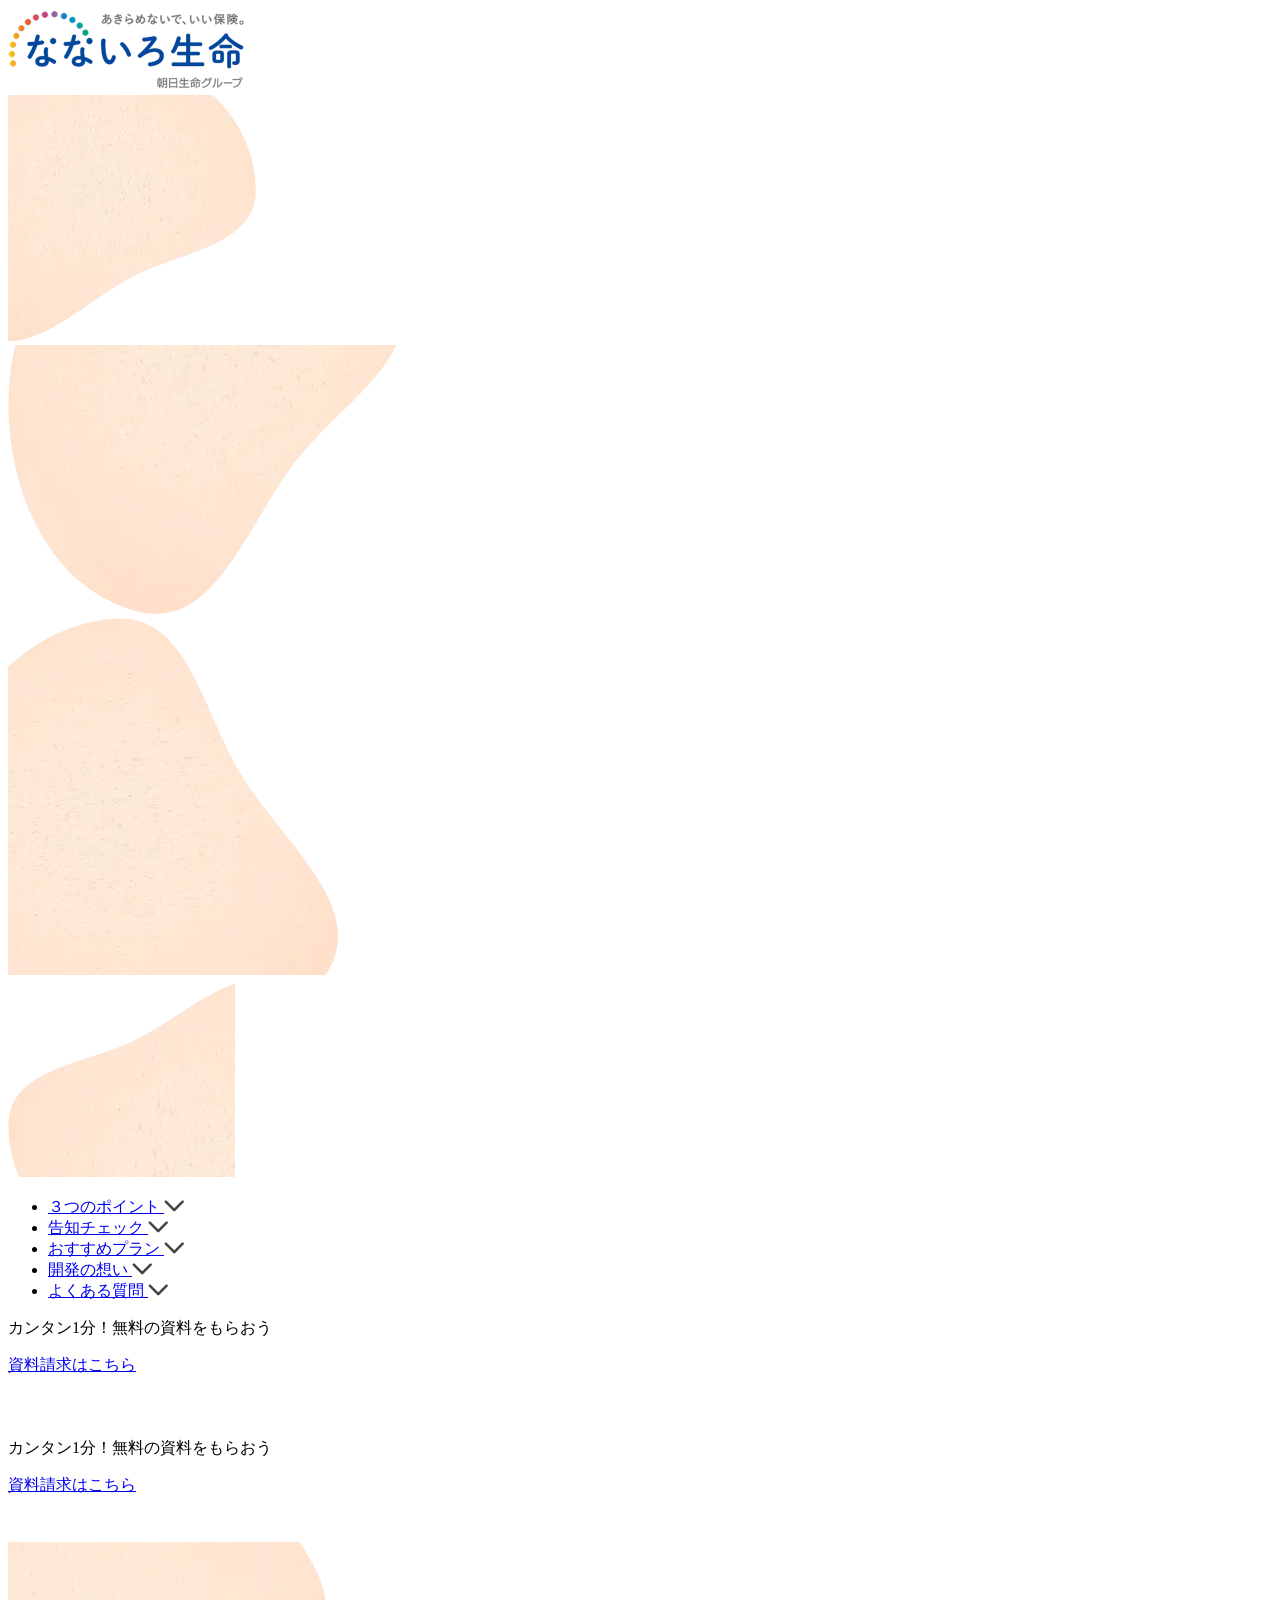
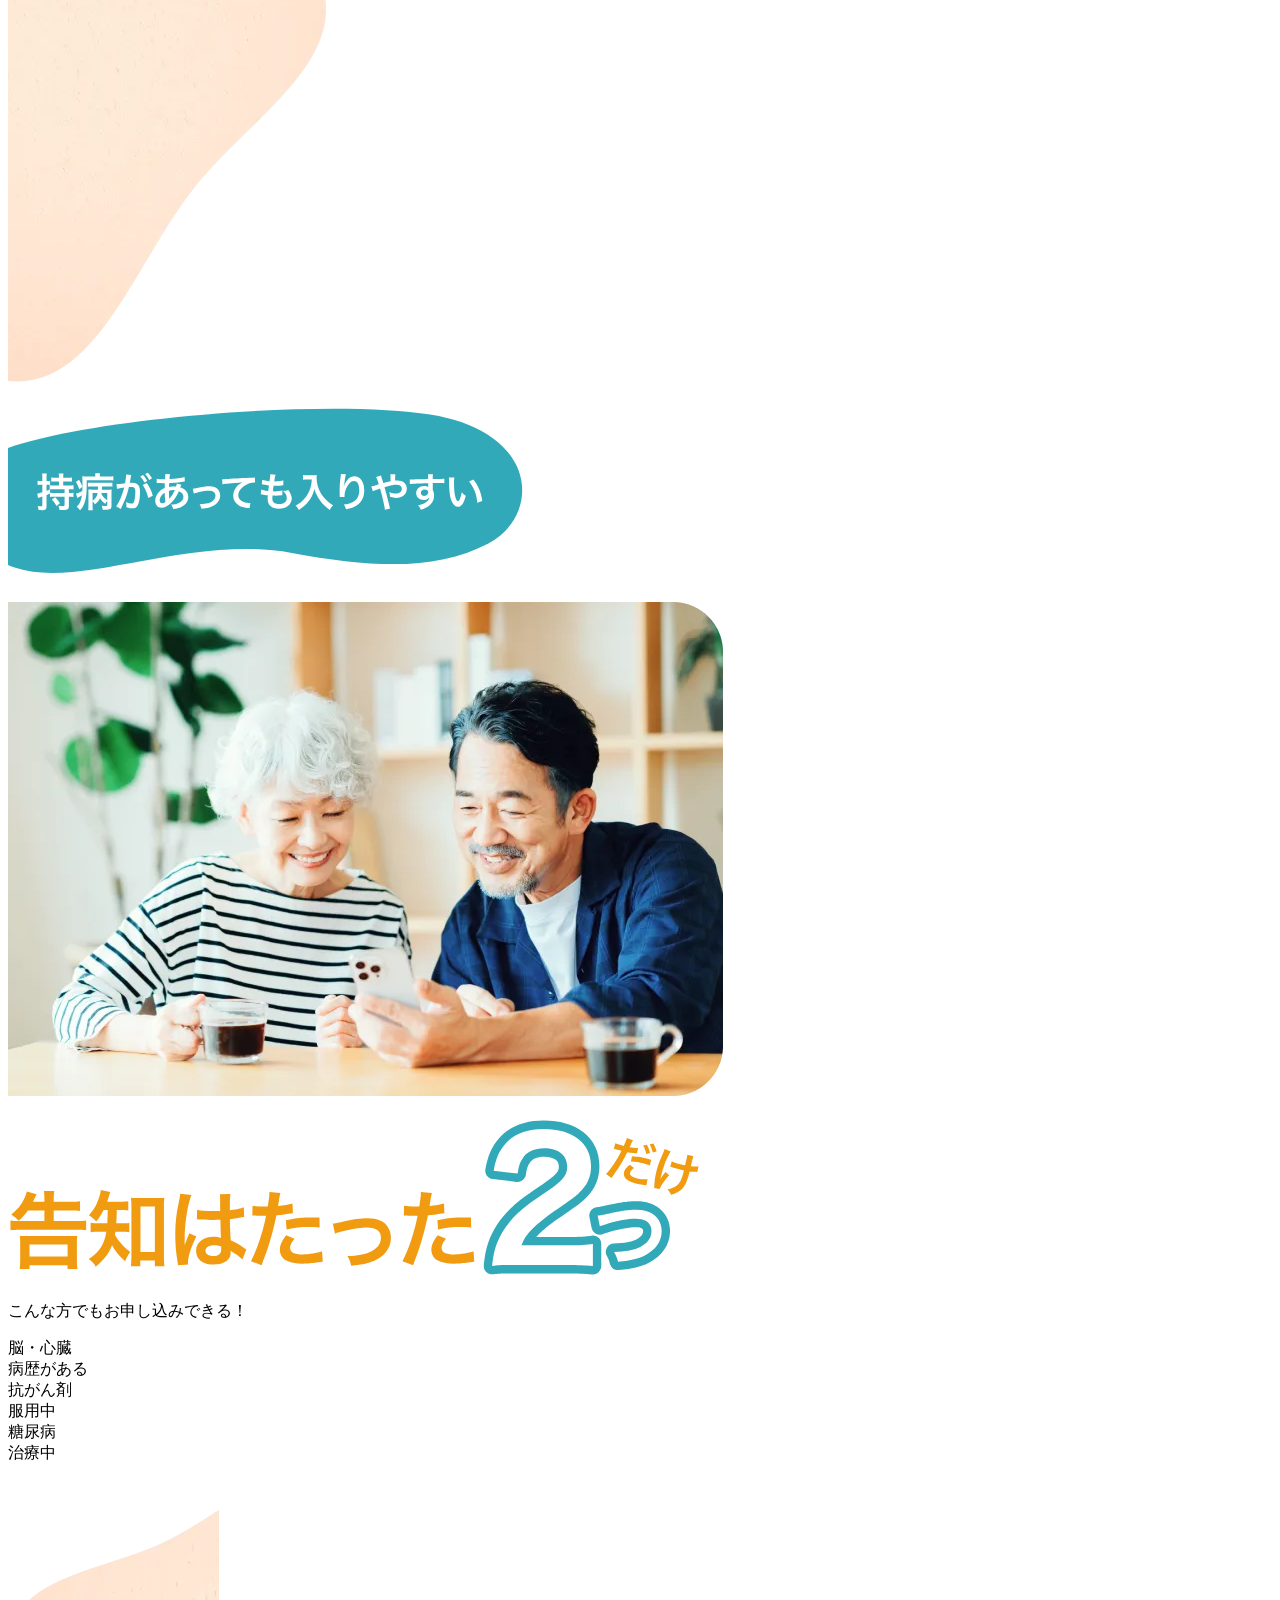
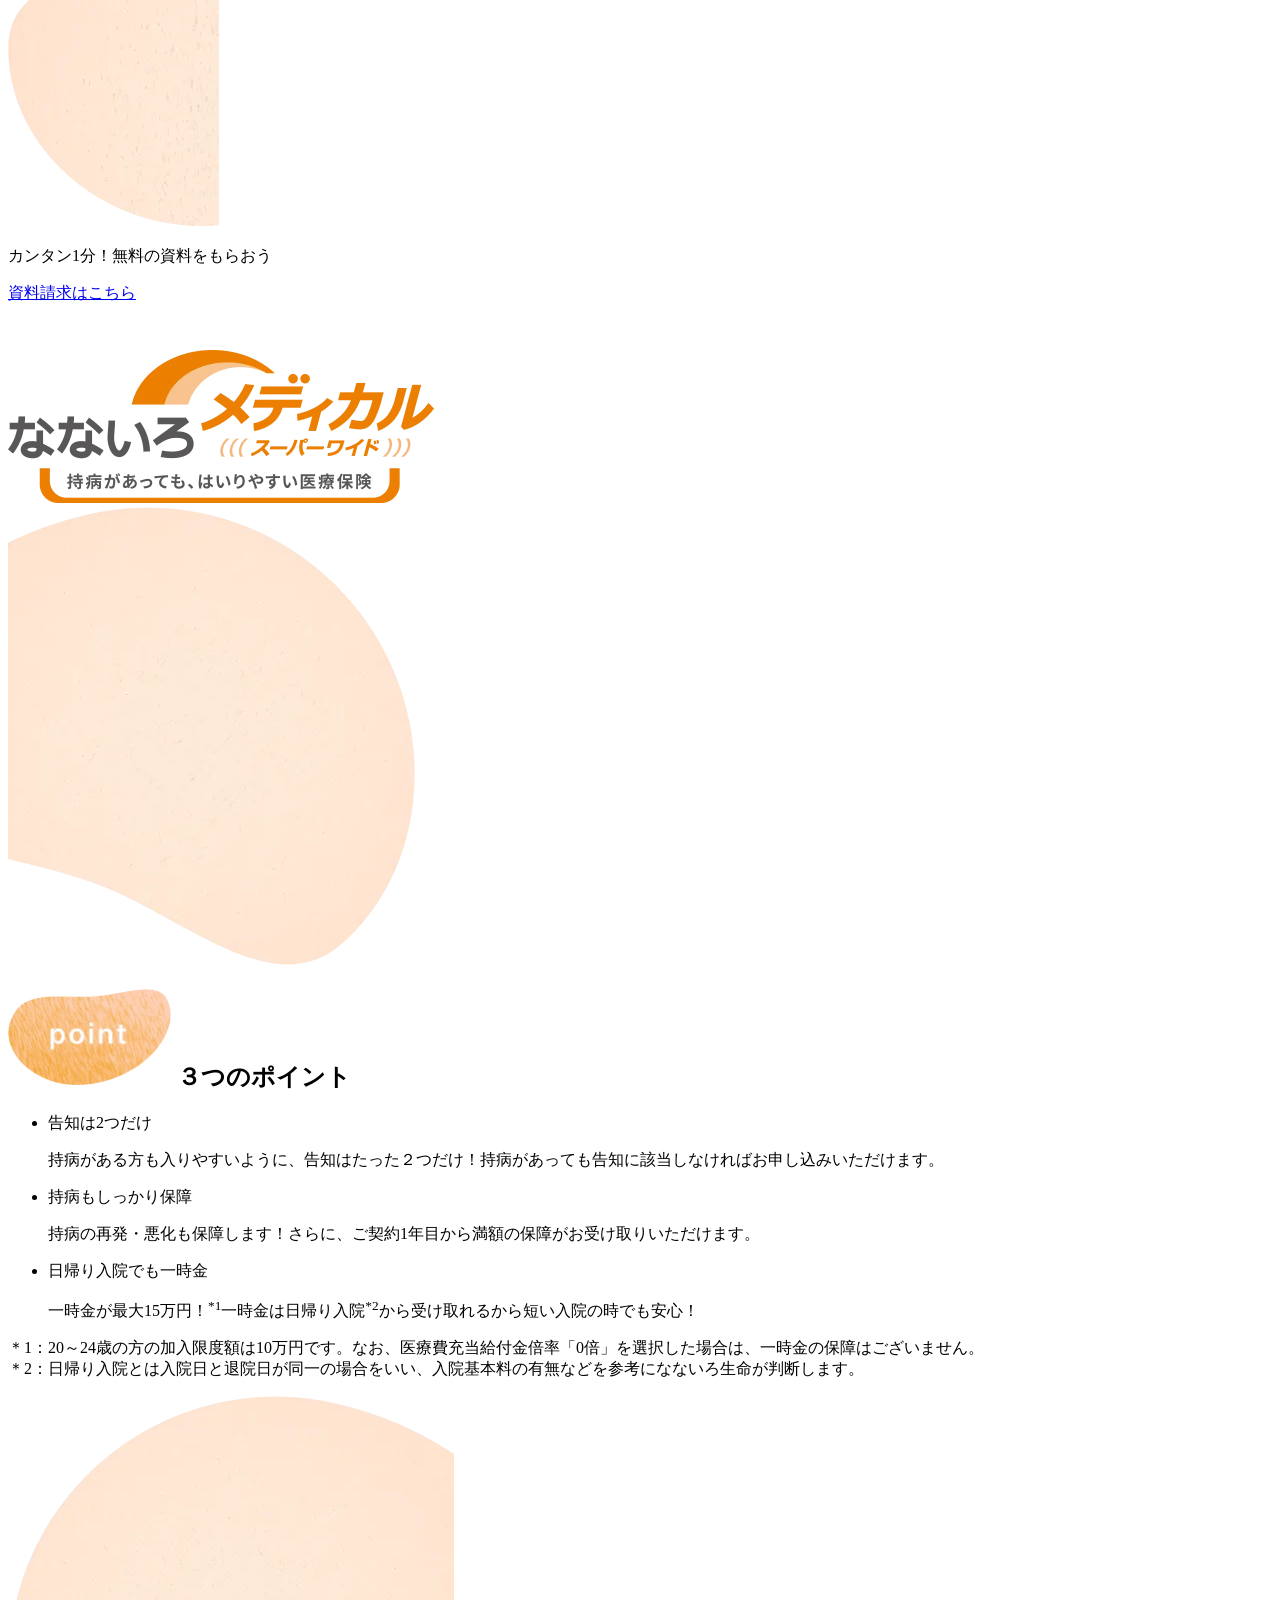
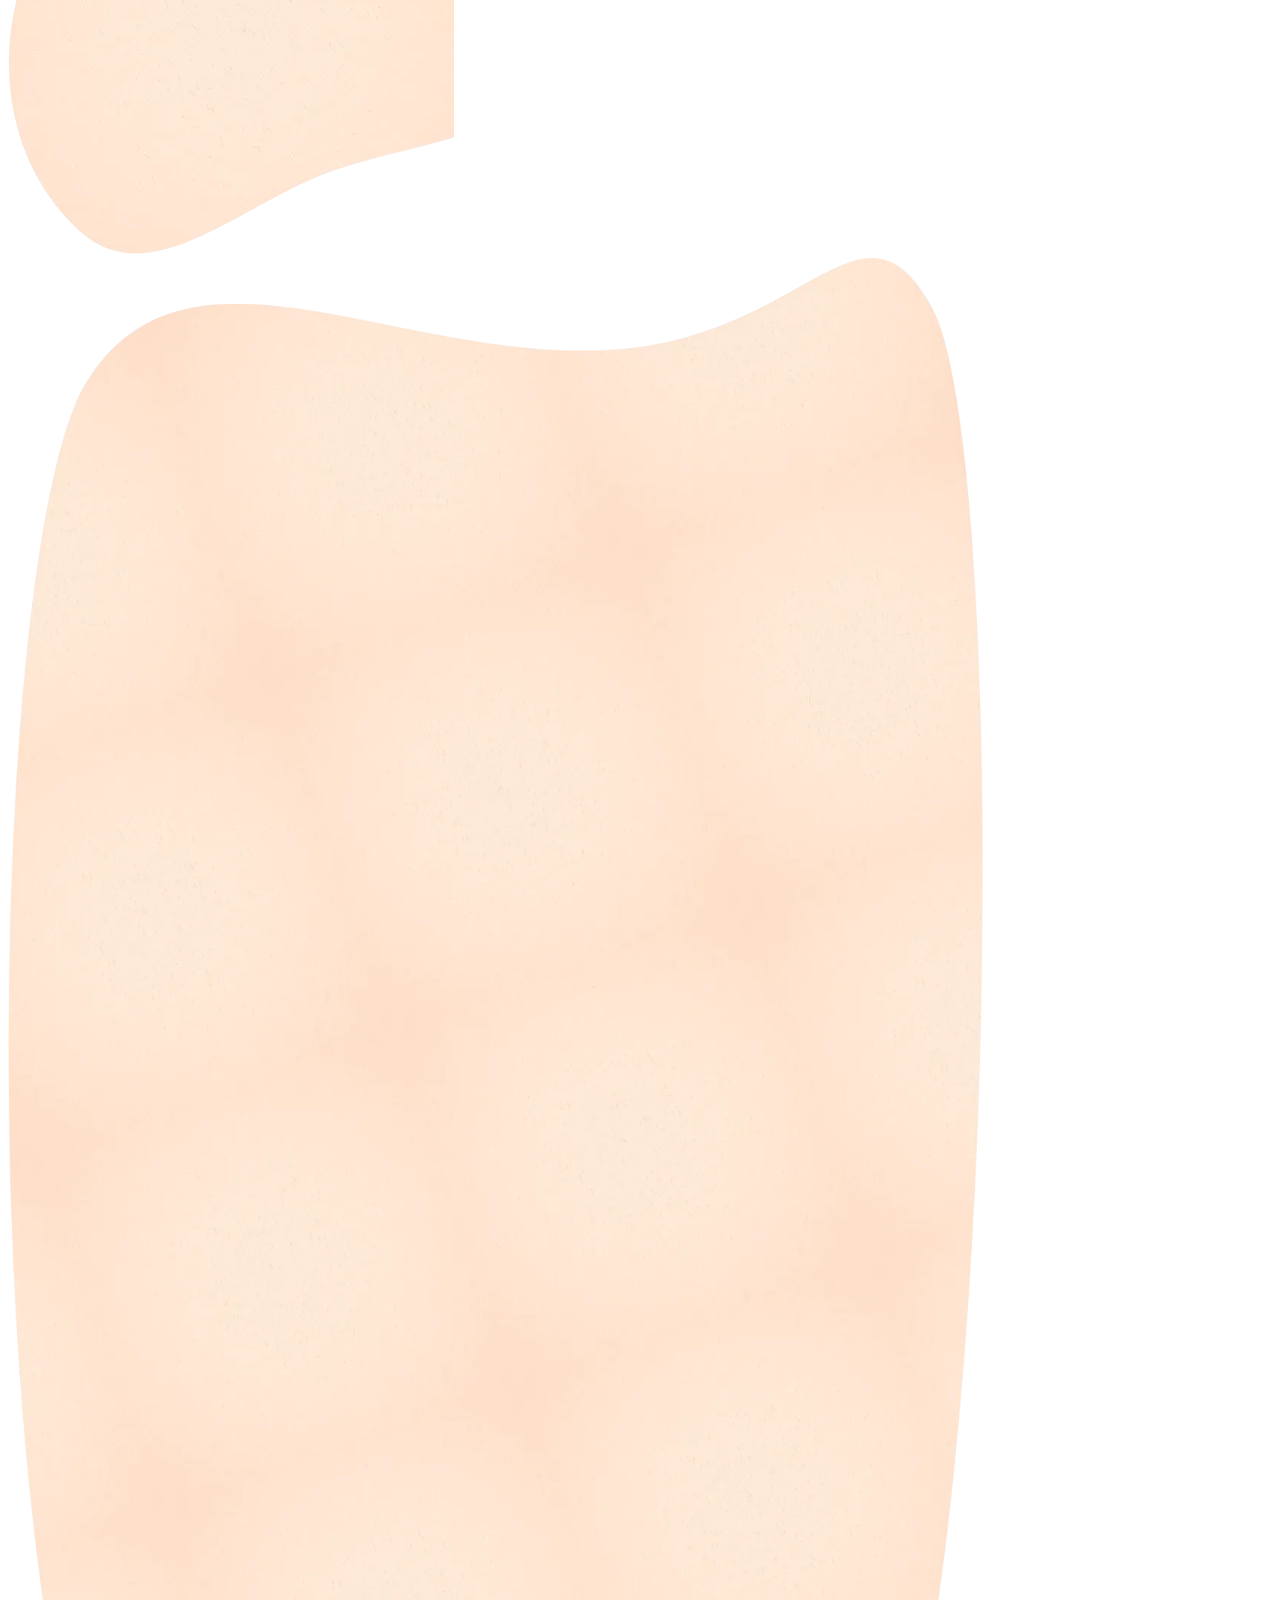
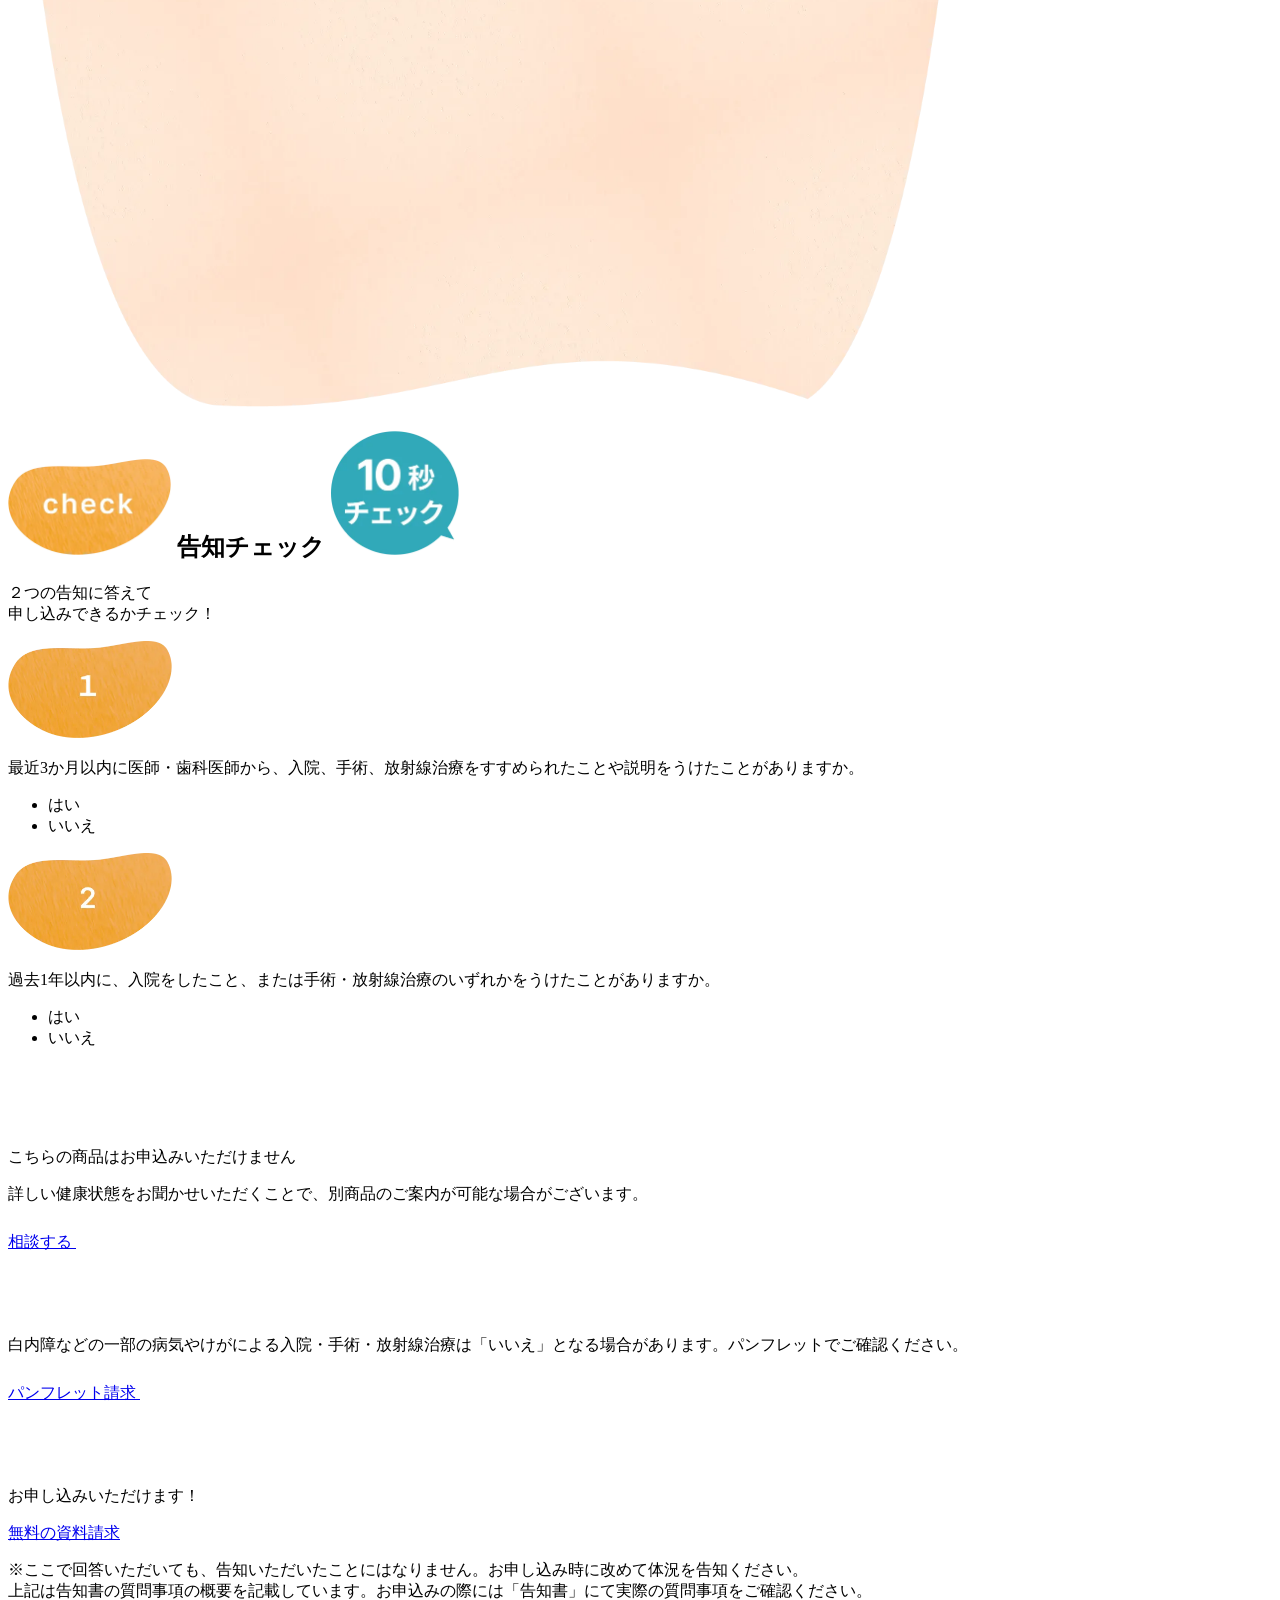
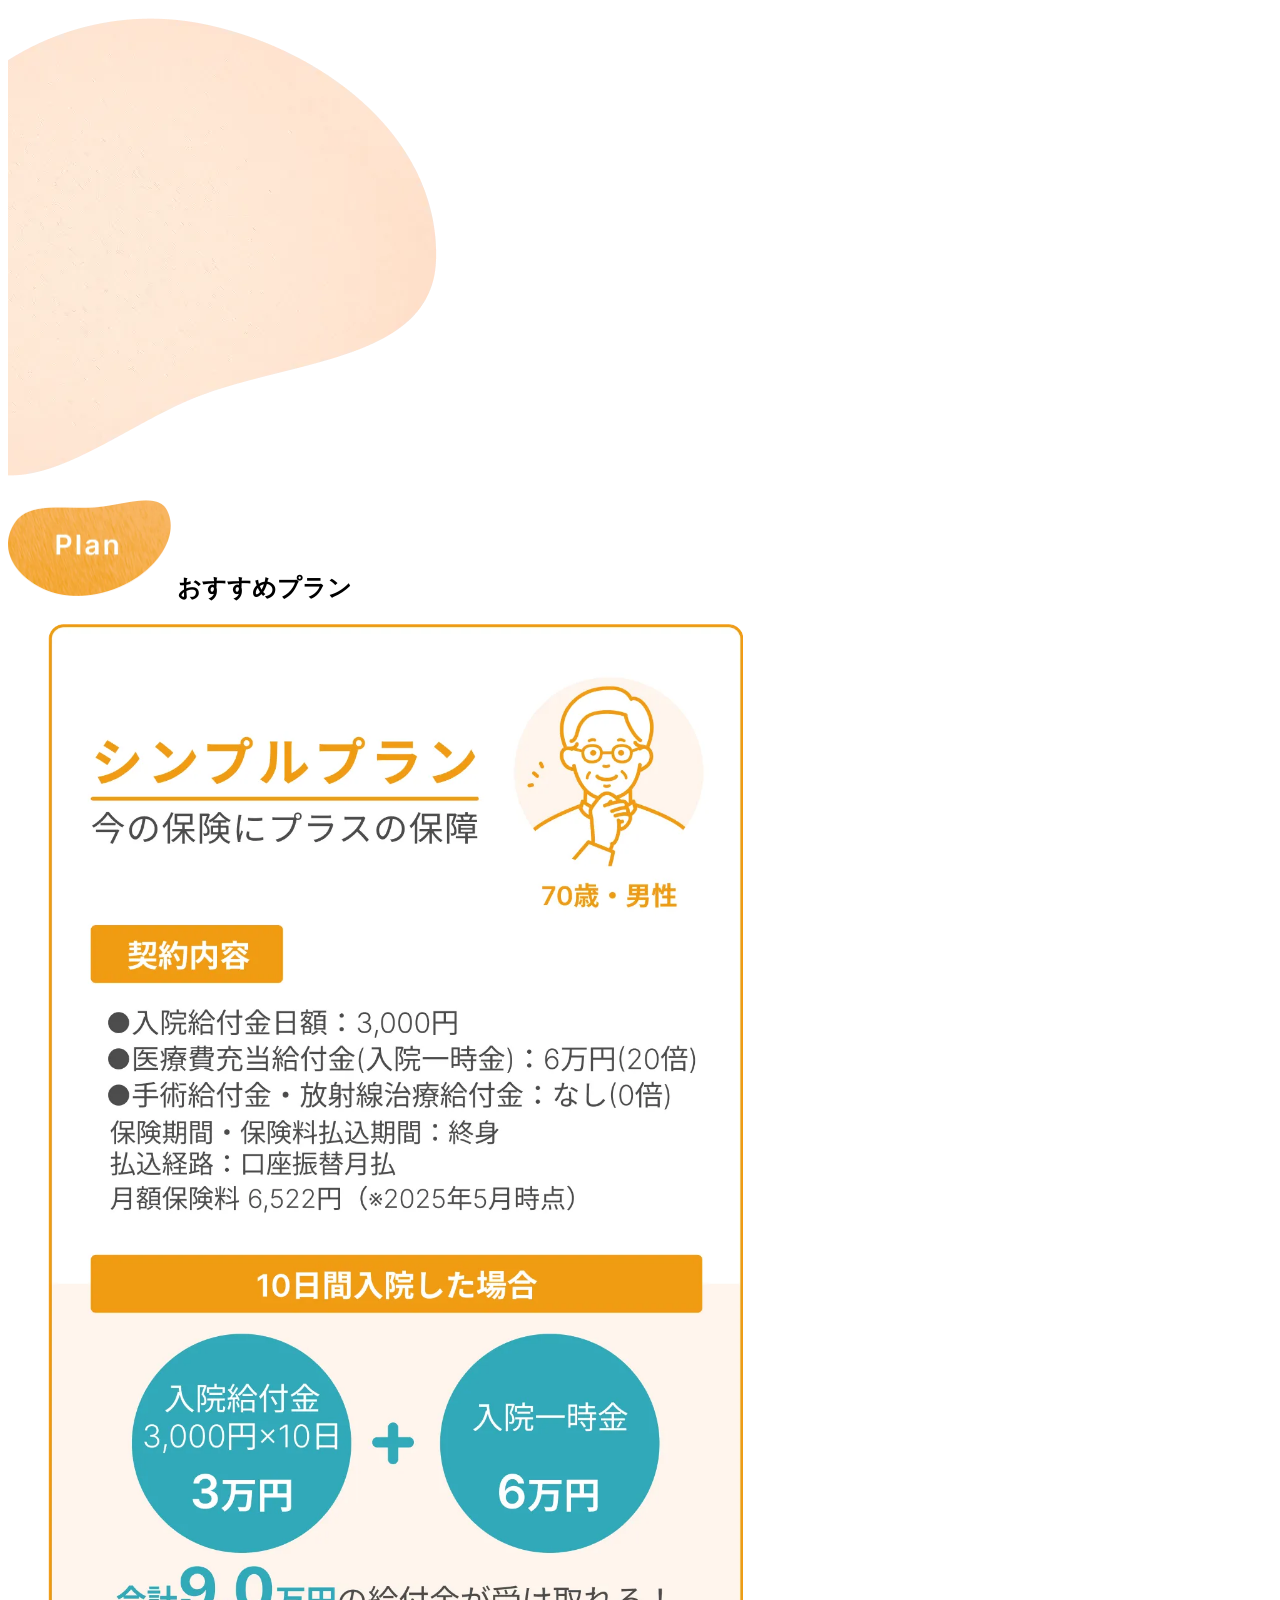
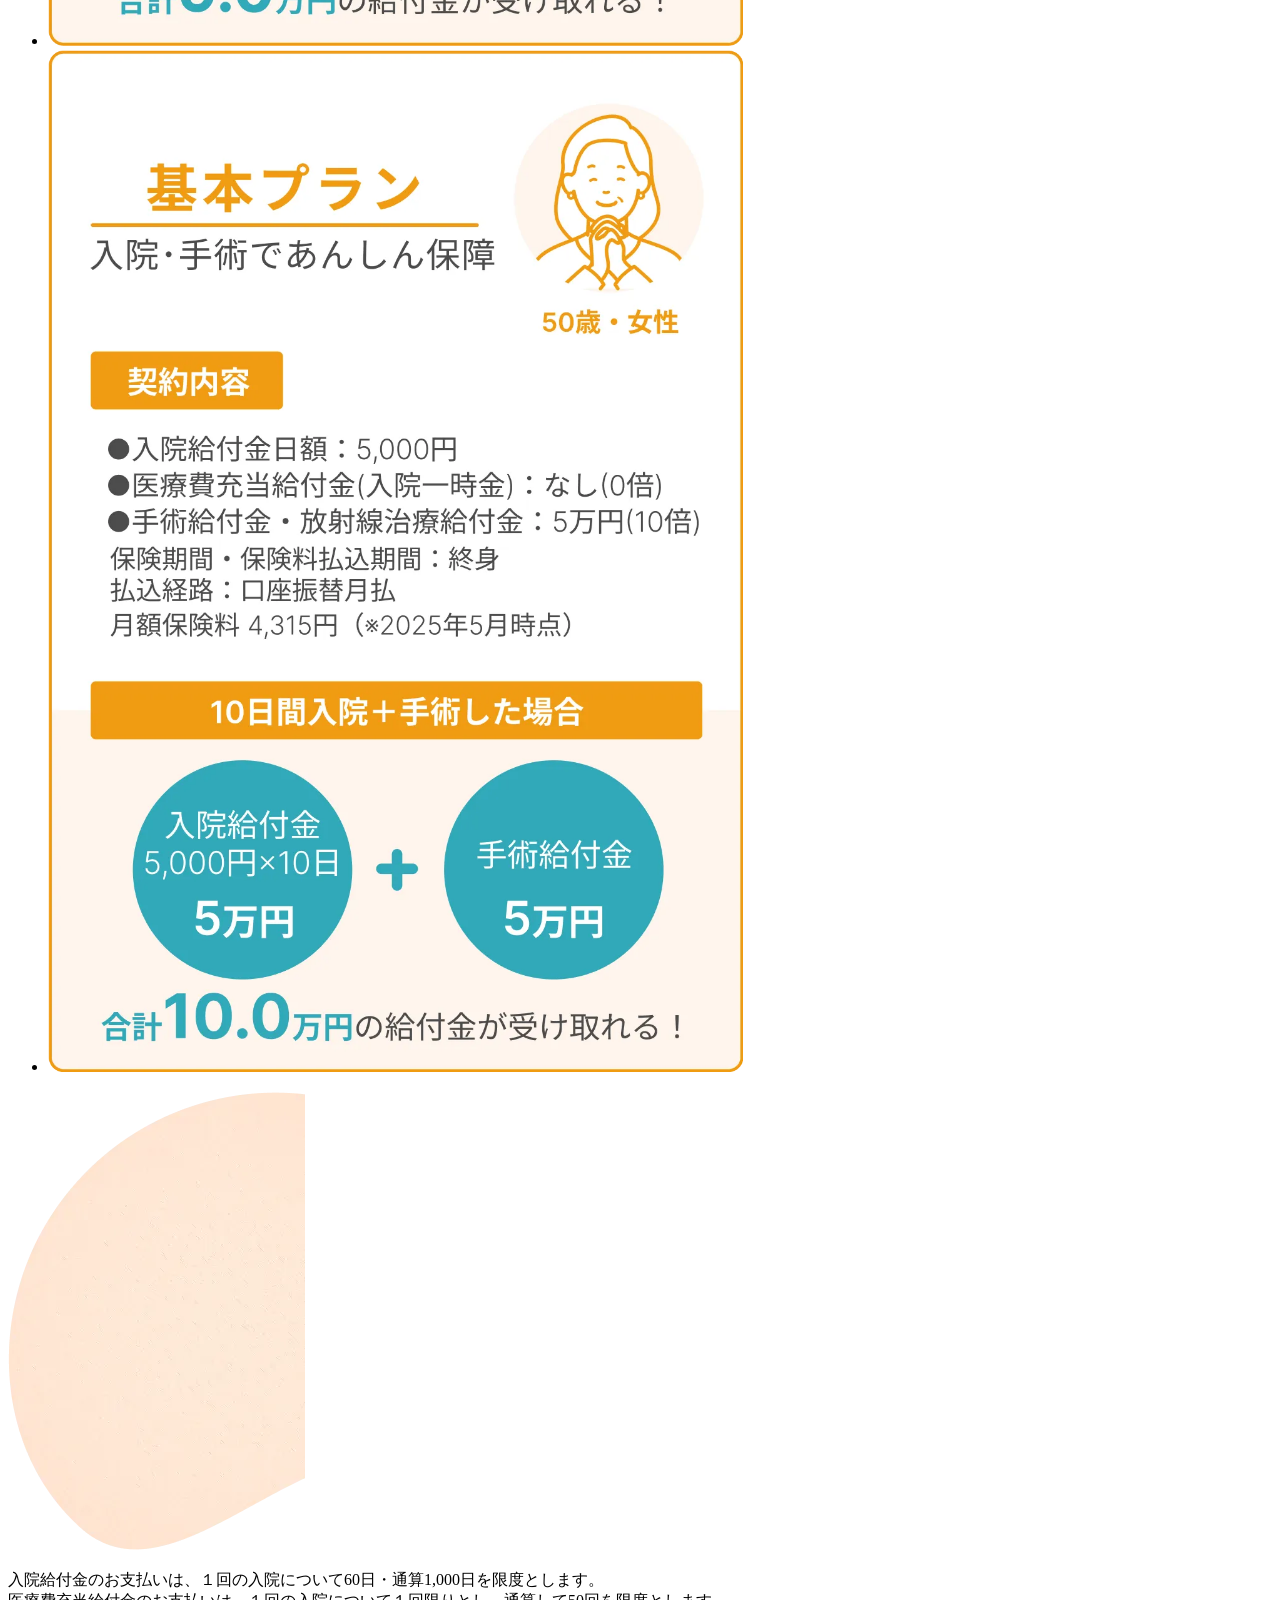
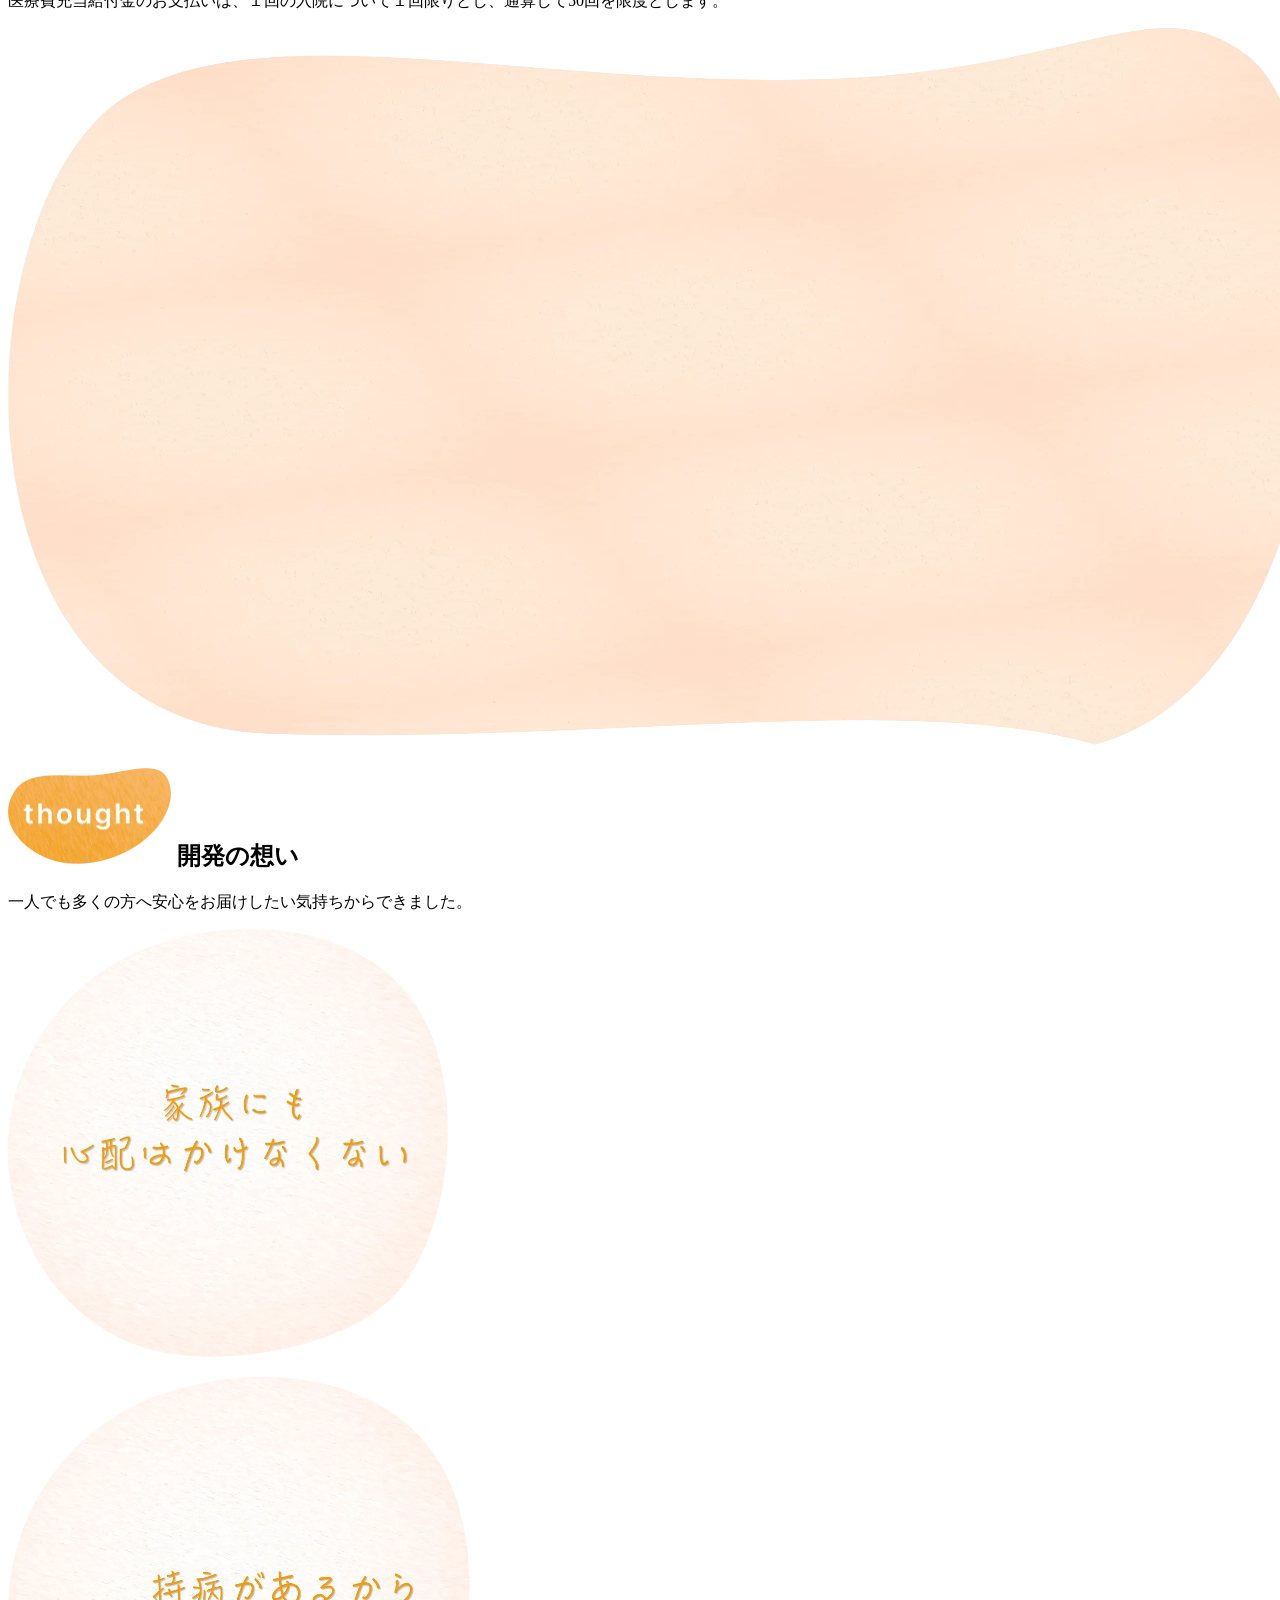
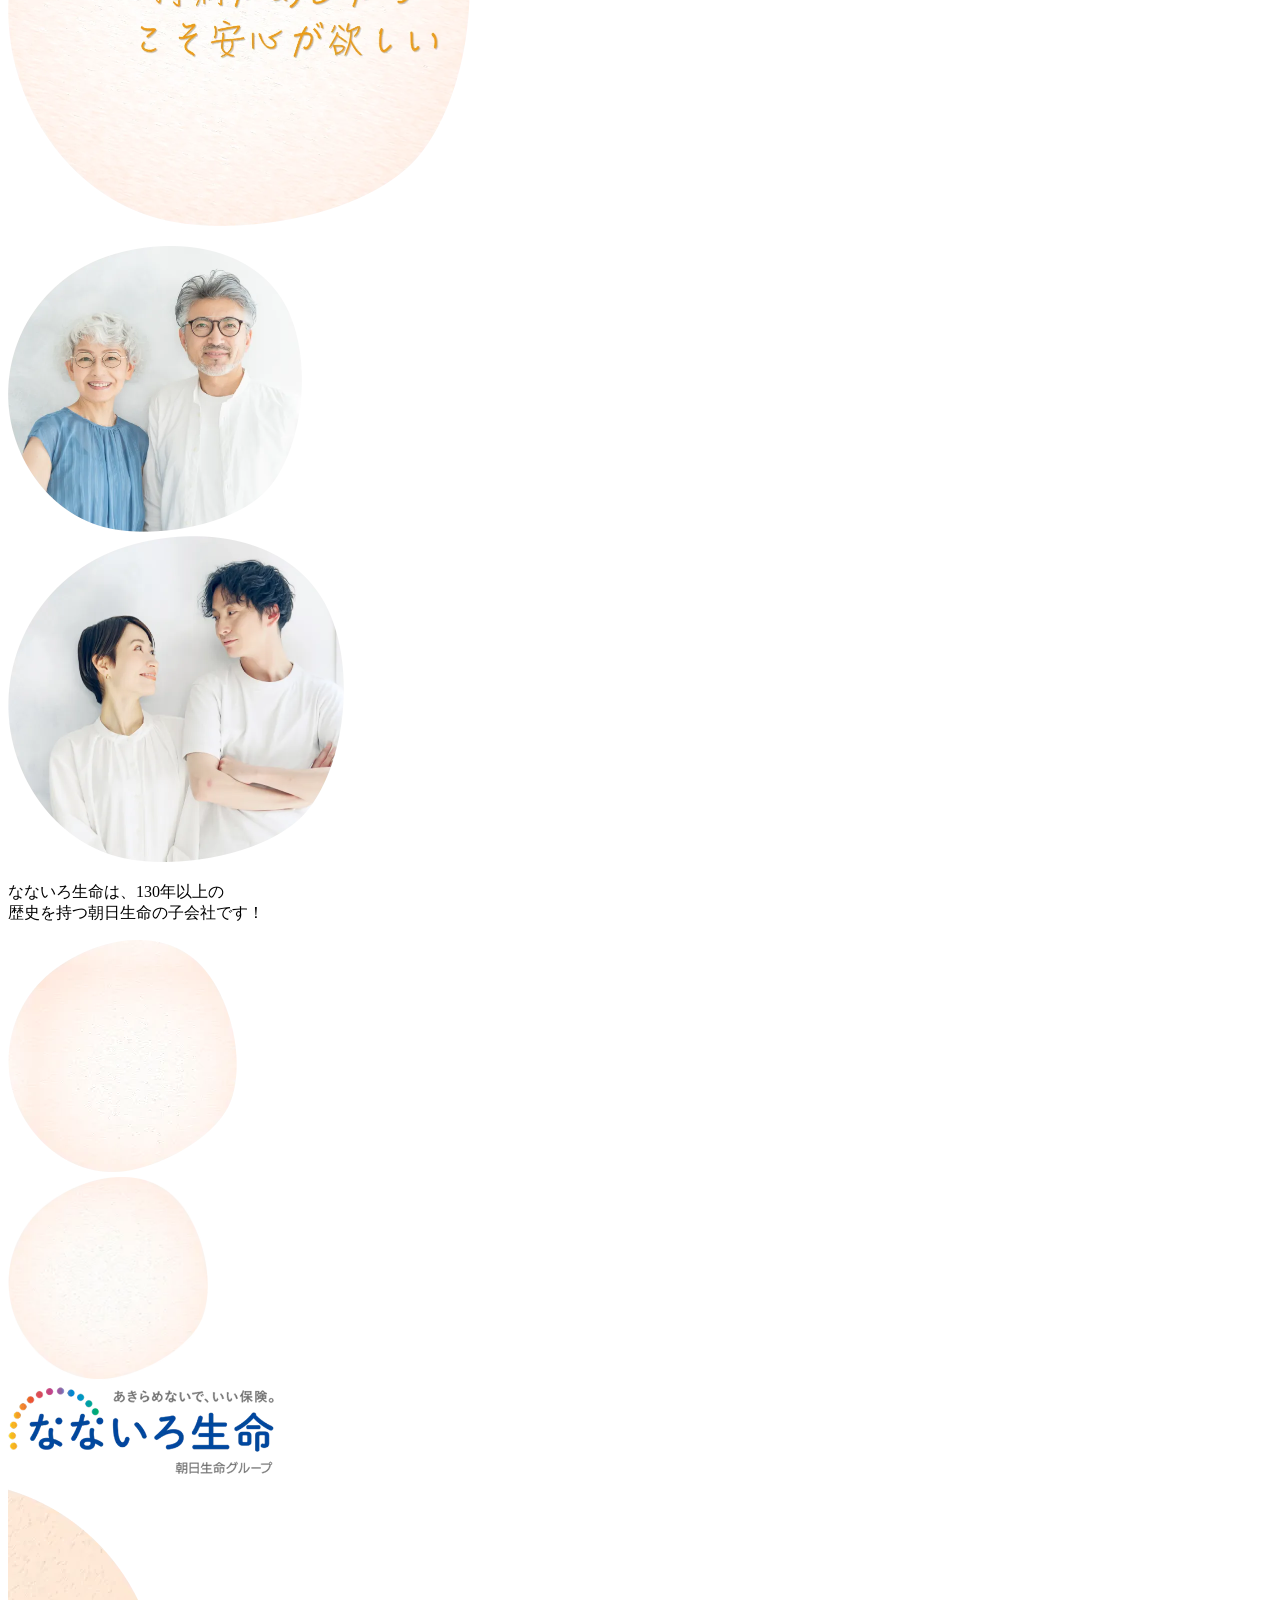
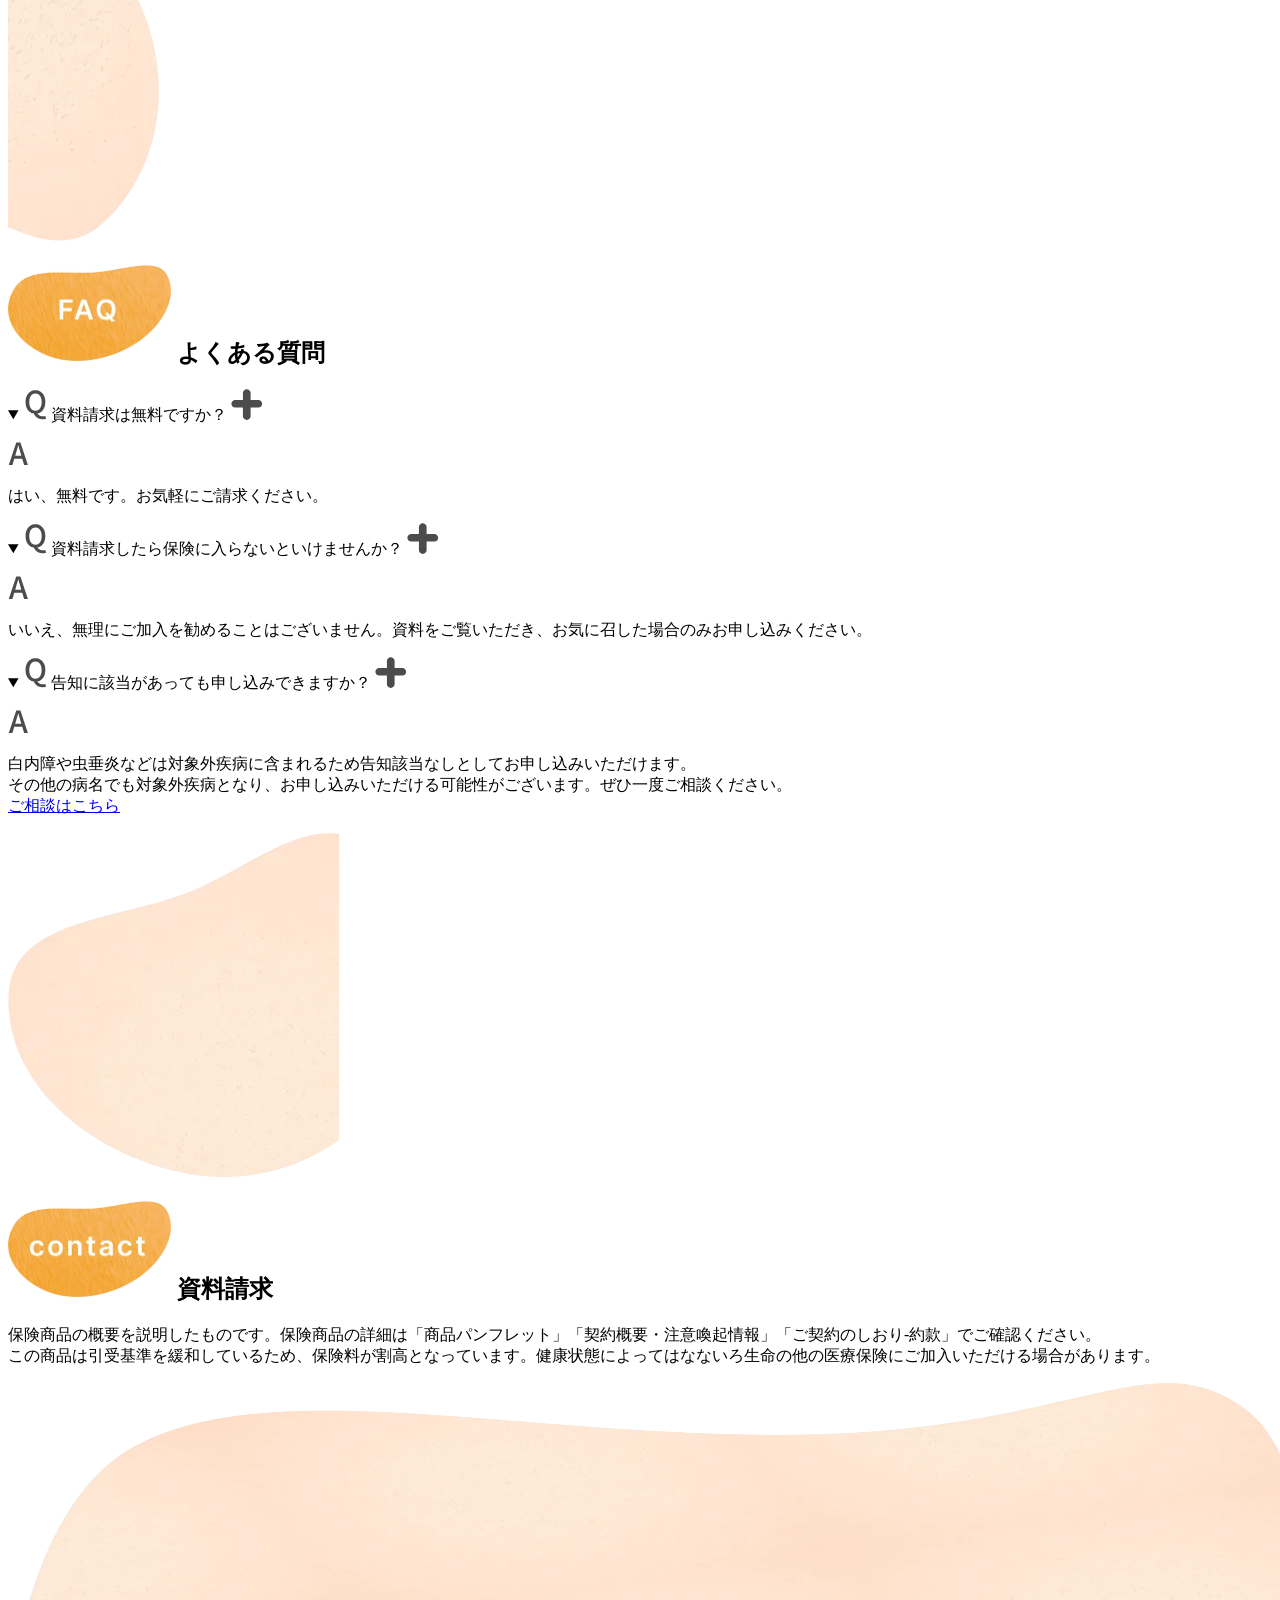
<file: src/index.html>
<!doctype html>
<html lang="ja">
  <head>
    <meta charset="UTF-8" />
    <title>持病があっても入りやすい！｜2つの告知に該当がなければ申し込める！</title>
    <meta content="「持病があるから」「入院したことあるから」といった理由で保険あきらめてませんか？そういったご不安をお持ちの方にむけた医療保険ができました！まずは無料で資料請求" name="description" />
    <meta content="width=device-width,initial-scale=1" name="viewport" />
    <link href="https://www.financial-agency.com/service/medical_superwide-relief/" rel="canonical" />
    <!-- OGP -->
    <meta content="https://www.financial-agency.com/service/medical_superwide-relief/" property="og:url" />
    <meta content="「持病があるから」「入院したことあるから」といった理由で保険あきらめてませんか？そういったご不安をお持ちの方にむけた医療保険ができました！まずは無料で資料請求" property="og:description" />
    <meta content="持病があっても入りやすい！｜2つの告知に該当がなければ申し込める！" property="og:site_name" />
    <meta content="持病があっても入りやすい！｜2つの告知に該当がなければ申し込める！" property="og:title" />
    <meta content="website" property="og:type" />
    <meta content="images/og-image.png" property="og:image" />
    <meta content="ja_JP" property="og:locale" />
    <!-- favicon -->
    <link rel="shortcut icon" href="images/favicon.ico" />
    <link rel="icon" type="image/webp" sizes="32x32" href="images/favicon.webp" />
    <!-- css/js -->
    <link rel="preconnect" href="https://fonts.googleapis.com" />
    <link rel="preconnect" href="https://fonts.gstatic.com" crossorigin />
    <link href="https://fonts.googleapis.com/css2?family=Inter:wght@300;400;500;600;700&family=Noto+Sans+JP:wght@400;700&display=swap" rel="stylesheet" />
  </head>
  <body>
    <div class="l-wrapper">
      <header class="l-header">
        <a href="https://www.nanairolife.co.jp/" target="_blank" rel="noopener" class="l-header__logo">
          <picture>
            <source srcset="images/webp/logo_nanairo.webp" type="image/webp" />
            <img src="images/logo_nanairo.png" alt="なないろ生命" width="236" height="83" />
          </picture>
        </a>
      </header>
      <div class="l-bg l-bg--left-top no-sp" aria-hidden="true">
        <picture>
          <source srcset="images/webp/pc_bg1.webp" type="image/webp" />
          <img src="images/pc_bg1.png" alt="背景画像" width="248" height="246" />
        </picture>
      </div>
      <div class="l-bg l-bg--right-top no-sp" aria-hidden="true">
        <picture>
          <source srcset="images/webp/pc_bg2.webp" type="image/webp" />
          <img src="images/pc_bg2.png" alt="背景画像" width="395" height="269" />
        </picture>
      </div>
      <div class="l-bg l-bg--left-bottom no-sp" aria-hidden="true">
        <picture>
          <source srcset="images/webp/pc_bg3.webp" type="image/webp" />
          <img src="images/pc_bg3.png" alt="背景画像" width="330" height="357" />
        </picture>
      </div>
      <div class="l-bg l-bg--right-bottom no-sp" aria-hidden="true">
        <picture>
          <source srcset="images/webp/pc_bg4.webp" type="image/webp" />
          <img src="images/pc_bg4.png" alt="背景画像" width="227" height="198" />
        </picture>
      </div>
      <div class="l-nav no-sp">
        <div class="l-nav__inner">
          <ul class="l-nav__list">
            <li class="l-nav__list-item">
              <a href="#point" class="l-nav__list-item-link">
                <span class="l-nav__list-item-link-text">３つのポイント</span>
                <span class="l-nav__list-item-link-arrow"><img src="images/nav_arrow.svg" alt="下矢印" width="21" height="12" /></span>
              </a>
            </li>
            <li class="l-nav__list-item">
              <a href="#check" class="l-nav__list-item-link">
                <span class="l-nav__list-item-link-text">告知チェック</span>
                <span class="l-nav__list-item-link-arrow"><img src="images/nav_arrow.svg" alt="下矢印" width="21" height="12" /></span>
              </a>
            </li>
            <li class="l-nav__list-item">
              <a href="#plan" class="l-nav__list-item-link">
                <span class="l-nav__list-item-link-text">おすすめプラン</span>
                <span class="l-nav__list-item-link-arrow"><img src="images/nav_arrow.svg" alt="下矢印" width="21" height="12" /></span>
              </a>
            </li>
            <li class="l-nav__list-item">
              <a href="#thought" class="l-nav__list-item-link">
                <span class="l-nav__list-item-link-text">開発の想い</span>
                <span class="l-nav__list-item-link-arrow"><img src="images/nav_arrow.svg" alt="下矢印" width="21" height="12" /></span>
              </a>
            </li>
            <li class="l-nav__list-item">
              <a href="#faq" class="l-nav__list-item-link">
                <span class="l-nav__list-item-link-text">よくある質問</span>
                <span class="l-nav__list-item-link-arrow"><img src="images/nav_arrow.svg" alt="下矢印" width="21" height="12" /></span>
              </a>
            </li>
          </ul>
          <div class="l-nav__cta">
            <p class="l-nav__cta-heading">カンタン1分！無料の資料をもらおう</p>
            <a href="#contact" class="l-nav__cta-button">
              <div class="l-nav__cta-button-outer">
                <div class="l-nav__cta-button-inner">
                  <p class="l-nav__cta-button-text">
                    資料請求<span class="l-nav__cta-button-text-small">は</span>こちら
                  </p>
                  <div class="l-nav__cta-button-arrow">
                    <svg width="22" height="26" viewBox="0 0 22 26" fill="none" xmlns="http://www.w3.org/2000/svg">
                      <path d="M21.418 12.7657L0.0926819 0.45356V25.0779L21.418 12.7657Z" fill="white" />
                    </svg>
                  </div>
                </div>
              </div>
            </a>
          </div>
        </div>
      </div>
      <div class="c-cta c-cta--sticky c-cta-sp no-pc">
        <p class="c-cta__heading">カンタン1分！無料の資料をもらおう</p>
        <a href="#contact" class="c-cta__button">
          <div class="c-cta__button-outer">
            <div class="c-cta__button-inner">
              <p class="c-cta__button-text">
                資料請求<span class="c-cta__button-text-small">は</span>こちら
              </p>
              <div class="c-cta__button-arrow">
                <svg width="22" height="26" viewBox="0 0 22 26" fill="none" xmlns="http://www.w3.org/2000/svg">
                  <path d="M21.418 12.7657L0.0926819 0.45356V25.0779L21.418 12.7657Z" fill="white" />
                </svg>
              </div>
            </div>
          </div>
        </a>
      </div>
      <div class="l-scroll-content">
        <main class="l-main">
          <section class="l-hero">
            <div class="l-hero__bg l-hero__bg--top no-pc" aria-hidden="true">
              <picture>
                <source srcset="images/webp/hero_bg1.webp" type="image/webp" />
                <img src="images/hero_bg1.png" alt="背景模様イラスト" width="318" height="440" />
              </picture>
            </div>
            <p class="l-hero__catch"><img src="images/hero_catch.svg" alt="持病があっても入りやすい" width="516" height="180" /></p>
            <div class="l-hero__image js-load">
              <picture>
                <source srcset="images/webp/hero_img.webp" type="image/webp" />
                <img src="images/hero_img.png" alt="メイン画像" width="715" height="494" />
              </picture>
            </div>
            <h1 class="l-hero__title"><img src="images/hero_title.svg" alt="告知はたった2つだけ" width="695" height="155" /></h1>
            <div class="l-hero__feature">
              <p class="l-hero__feature-heading">こんな方でもお申し込みできる！</p>
              <div class="l-hero__feature-list">
                <div class="l-hero__feature-list-item">
                  <div class="l-hero__feature-list-item-inner">
                    <span class="l-hero__feature-list-item-strong">脳・心臓</span>
                    <br />
                    病歴がある
                  </div>
                </div>
                <div class="l-hero__feature-list-item l-hero__feature-list-item--color">
                  <div class="l-hero__feature-list-item-inner">
                    <span class="l-hero__feature-list-item-strong">抗がん剤</span>
                    <br />
                    服用中
                  </div>
                </div>
                <div class="l-hero__feature-list-item">
                  <div class="l-hero__feature-list-item-inner">
                    <span class="l-hero__feature-list-item-strong">糖尿病</span>
                    <br />
                    治療中
                  </div>
                </div>
              </div>
            </div>
            <div class="l-hero__bg l-hero__bg--bottom no-pc" aria-hidden="true">
              <picture>
                <source srcset="images/webp/hero_bg2.webp" type="image/webp" />
                <img src="images/hero_bg2.png" alt="背景模様イラスト" width="211" height="362" />
              </picture>
            </div>
          </section>
          <section class="c-cta js-scrollin">
            <p class="c-cta__heading">カンタン1分！無料の資料をもらおう</p>
            <a href="#contact" class="c-cta__button">
              <div class="c-cta__button-outer">
                <div class="c-cta__button-inner">
                  <p class="c-cta__button-text">
                    資料請求<span class="c-cta__button-text-small">は</span>こちら
                  </p>
                  <div class="c-cta__button-arrow">
                    <svg width="22" height="26" viewBox="0 0 22 26" fill="none" xmlns="http://www.w3.org/2000/svg">
                      <path d="M21.418 12.7657L0.0926819 0.45356V25.0779L21.418 12.7657Z" fill="white" />
                    </svg>
                  </div>
                </div>
              </div>
            </a>
          </section>
          <section class="l-logo js-scrollin">
            <picture>
              <source srcset="images/webp/logo_medical.webp" type="image/webp" />
              <img src="images/logo_medical.png" alt="なないろメディカルスーパーワイド" width="426" height="153" />
            </picture>
          </section>
          <section id="point" class="l-point">
            <div class="l-point__bg l-point__bg--top" aria-hidden="true">
              <picture>
                <source srcset="images/webp/point_bg1.webp" type="image/webp" />
                <img src="images/point_bg1.png" alt="背景模様イラスト" width="407" height="458" />
              </picture>
            </div>
            <h2 class="l-section__headline js-scrollin">
              <span class="l-section__headline-en">
                <picture>
                  <source srcset="images/webp/point_head.webp" type="image/webp" />
                  <img src="images/point_head.png" alt="point" width="163" height="96" />
                </picture>
              </span>
              <span class="l-section__headline-jp">３つのポイント</span>
            </h2>
            <ul class="l-point__list">
              <li class="l-point__list-item js-scrollin">
                <p class="l-point__list-heading">
                  告知は<span class="l-point__list-heading-strong">2つだけ</span>
                </p>
                <p class="l-point__list-text">持病がある方も入りやすいように、告知はたった２つだけ！持病があっても告知に該当しなければお申し込みいただけます。</p>
              </li>
              <li class="l-point__list-item js-scrollin">
                <p class="l-point__list-heading">
                  持病も<span class="l-point__list-heading-strong">しっかり</span>保障
                </p>
                <p class="l-point__list-text">持病の再発・悪化も保障します！さらに、ご契約1年目から満額の保障がお受け取りいただけます。</p>
              </li>
              <li class="l-point__list-item js-scrollin">
                <p class="l-point__list-heading">
                  日帰り入院でも<span class="l-point__list-heading-strong">一時金</span>
                </p>
                <p class="l-point__list-text">
                  一時金が最大15万円！<sup class="l-point__list-text-attention">*1</sup>一時金は日帰り入院<sup class="l-point__list-text-attention">*2</sup>から受け取れるから短い入院の時でも安心！
                </p>
              </li>
            </ul>
            <p class="l-point__attention js-scrollin">
              ＊1：20～24歳の方の加入限度額は10万円です。なお、医療費充当給付金倍率「0倍」を選択した場合は、一時金の保障はございません。
              <br />
              ＊2：日帰り入院とは入院日と退院日が同一の場合をいい、入院基本料の有無などを参考になないろ生命が判断します。
            </p>
            <div class="l-point__bg l-point__bg--bottom" aria-hidden="true">
              <picture>
                <source srcset="images/webp/point_bg2.webp" type="image/webp" />
                <img src="images/point_bg2.png" alt="背景模様イラスト" width="446" height="458" />
              </picture>
            </div>
          </section>
          <section id="check" class="l-check">
            <div class="l-check__bg" aria-hidden="true">
              <picture>
                <source srcset="images/webp/check_bg.webp" type="image/webp" />
                <img class="l-check__bg-image" src="images/check_bg.png" alt="背景模様イラスト" width="975" height="1749" />
              </picture>
            </div>
            <h2 class="l-section__headline js-scrollin">
              <span class="l-section__headline-en">
                <picture>
                  <source srcset="images/webp/check_head.webp" type="image/webp" />
                  <img src="images/check_head.png" alt="check" width="163" height="96" />
                </picture>
              </span>
              <span class="l-section__headline-jp">告知チェック</span>
              <span class="l-section__headline-pop">
                <picture>
                  <source srcset="images/webp/check_pop.webp" type="image/webp" />
                  <img src="images/check_pop.png" alt="10秒チェック" width="128" height="124" />
                </picture>
              </span>
            </h2>
            <p class="l-check__theme js-scrollin">
              ２つの告知に答えて
              <br />
              申し込みできるかチェック！
            </p>
            <div class="l-check__chart-wrapper">
              <div class="l-check__question js-scrollin">
                <p class="l-check__question-index">
                  <picture>
                    <source srcset="images/webp/check_1.webp" type="image/webp" />
                    <img src="images/check_1.png" alt="1" width="164" height="97" />
                  </picture>
                </p>
                <p class="l-check__question-item-text">最近3か月以内に医師・歯科医師から、入院、手術、放射線治療をすすめられたことや説明をうけたことがありますか。</p>
                <ul class="l-check__button">
                  <li class="l-check__button-item" data-yes="1">はい</li>
                  <li class="l-check__button-item" data-no="1">いいえ</li>
                </ul>
              </div>
              <div class="l-check__question l-check__question--hidden js-scrollin" data-no-answer="1">
                <p class="l-check__question-index">
                  <picture>
                    <source srcset="images/webp/check_2.webp" type="image/webp" />
                    <img src="images/check_2.png" alt="2" width="164" height="97" />
                  </picture>
                </p>
                <p class="l-check__question-item-text">過去1年以内に、入院をしたこと、または手術・放射線治療のいずれかをうけたことがありますか。</p>
                <ul class="l-check__button">
                  <li class="l-check__button-item" data-yes="2">はい</li>
                  <li class="l-check__button-item" data-no="2">いいえ</li>
                </ul>
              </div>
              <div class="l-check__answer l-check__chart js-scrollin" data-yes-answer="1">
                <div class="l-check__answer-arrow"><img src="images/check_arrow_bottom.svg" alt="矢印" width="391" height="62" /></div>
                <div class="l-check__answer-text">
                  <p class="l-check__answer-text-main l-check__answer-text-main--center">こちらの商品はお申込みいただけません</p>
                  <p class="l-check__answer-text-sub">詳しい健康状態をお聞かせいただくことで、別商品のご案内が可能な場合がございます。</p>
                </div>
                <div class="l-check__answer-button">
                  <a href="#contact" class="l-check__answer-button-link">
                    <span class="l-check__answer-button-link-text">相談する</span>
                    <span class="l-check__answer-button-link-arrow">
                      <svg width="22" height="26" viewBox="0 0 22 26" fill="none" xmlns="http://www.w3.org/2000/svg">
                        <path d="M21.418 12.7657L0.0926819 0.45356V25.0779L21.418 12.7657Z" fill="white" />
                      </svg>
                    </span>
                  </a>
                </div>
              </div>
              <div class="l-check__answer l-check__chart js-scrollin" data-yes-answer="2">
                <div class="l-check__answer-arrow"><img src="images/check_arrow_bottom.svg" alt="矢印" width="391" height="62" /></div>
                <div class="l-check__answer-text">
                  <p class="l-check__answer-text-main">白内障などの一部の病気やけがによる入院・手術・放射線治療は「いいえ」となる場合があります。パンフレットでご確認ください。</p>
                </div>
                <div class="l-check__answer-button">
                  <a href="#contact" class="l-check__answer-button-link">
                    <span class="l-check__answer-button-link-text">パンフレット請求</span>
                    <span class="l-check__answer-button-link-arrow">
                      <svg width="22" height="26" viewBox="0 0 22 26" fill="none" xmlns="http://www.w3.org/2000/svg">
                        <path d="M21.418 12.7657L0.0926819 0.45356V25.0779L21.418 12.7657Z" fill="white" />
                      </svg>
                    </span>
                  </a>
                </div>
              </div>
              <div class="l-check__answer l-check__chart js-scrollin" data-no-answer="2">
                <div class="l-check__answer-arrow"><img src="images/check_arrow_bottom.svg" alt="矢印" width="391" height="62" /></div>
                <div class="l-check__answer-contact">
                  <p class="l-check__answer-contact-heading">お申し込みいただけます！</p>
                  <div class="l-check__answer-button l-check__answer-button--small">
                    <a href="#contact" class="l-check__answer-button-link l-check__answer-button-link--small">
                      <span class="l-check__answer-button-link-text l-check__answer-button-link-text--small">
                        無料<span class="l-check__answer-button-link-text-small">の</span>資料請求
                      </span>
                    </a>
                  </div>
                </div>
              </div>
            </div>
            <p class="l-check__attention js-scrollin">
              ※ここで回答いただいても、告知いただいたことにはなりません。お申し込み時に改めて体況を告知ください。
              <br />
              上記は告知書の質問事項の概要を記載しています。お申込みの際には「告知書」にて実際の質問事項をご確認ください。
            </p>
          </section>
          <section id="plan" class="l-plan">
            <div class="l-plan__bg l-plan__bg--top" aria-hidden="true">
              <picture>
                <source srcset="images/webp/plan_bg1.webp" type="image/webp" />
                <img src="images/plan_bg1.png" alt="背景模様イラスト" width="429" height="458" />
              </picture>
            </div>
            <h2 class="l-section__headline js-scrollin">
              <span class="l-section__headline-en">
                <picture>
                  <source srcset="images/webp/plan_head.webp" type="image/webp" />
                  <img src="images/plan_head.png" alt="Plan" width="163" height="96" />
                </picture>
              </span>
              <span class="l-section__headline-jp">おすすめプラン</span>
            </h2>
            <ul class="l-plan__list">
              <li class="l-plan__list-item js-scrollin">
                <picture>
                  <source srcset="images/webp/plan_simple.webp" type="image/webp" />
                  <img src="images/plan_simple.png" alt="シンプルプラン" width="695" height="1022" />
                </picture>
              </li>
              <li class="l-plan__list-item js-scrollin">
                <picture>
                  <source srcset="images/webp/plan_basic.webp" type="image/webp" />
                  <img src="images/plan_basic.png" alt="基本プラン" width="695" height="1022" />
                </picture>
              </li>
            </ul>
            <div class="l-plan__bg l-plan__bg--bottom" aria-hidden="true">
              <picture>
                <source srcset="images/webp/plan_bg2.webp" type="image/webp" />
                <img src="images/plan_bg2.png" alt="背景模様イラスト" width="297" height="458" />
              </picture>
            </div>
            <p class="l-plan__attention js-scrollin">
              入院給付金のお支払いは、１回の入院について60日・通算1,000日を限度とします。
              <br />
              医療費充当給付金のお支払いは、１回の入院について１回限りとし、通算して50回を限度とします。
            </p>
          </section>
          <section id="thought" class="l-thought">
            <div class="l-thought__bg" aria-hidden="true">
              <picture>
                <source srcset="images/webp/though_bg.webp" type="image/webp" />
                <img src="images/though_bg.png" alt="背景画像" width="1310" height="717" />
              </picture>
            </div>
            <div class="l-thought__inner">
              <h2 class="l-section__headline js-scrollin">
                <span class="l-section__headline-en">
                  <picture>
                    <source srcset="images/webp/thought_head.webp" type="image/webp" />
                    <img src="images/thought_head.png" alt="thought" width="163" height="96" />
                  </picture>
                </span>
                <span class="l-section__headline-jp">開発の想い</span>
              </h2>
              <p class="l-thought__text l-thought__text--top js-scrollin">一人でも多くの方へ安心をお届けしたい気持ちからできました。</p>
              <div class="l-thought__image-box js-scrollin">
                <p class="l-thought__pop l-thought__pop--top">
                  <picture>
                    <source srcset="images/webp/thought_pop1.webp" type="image/webp" />
                    <img src="images/thought_pop1.png" alt="家族にも心配はかけたくない" width="440" height="428" />
                  </picture>
                </p>
                <p class="l-thought__pop l-thought__pop--bottom">
                  <picture>
                    <source srcset="images/webp/thought_pop2.webp" type="image/webp" />
                    <img src="images/thought_pop2.png" alt="家族にも心配はかけたくない" width="462" height="449" />
                  </picture>
                </p>
                <div class="l-thought__image l-thought__image--top">
                  <picture>
                    <source srcset="images/webp/thought_img1.webp" type="image/webp" />
                    <img src="images/thought_img1.png" alt="夫婦の写真" width="294" height="286" />
                  </picture>
                </div>
                <div class="l-thought__image l-thought__image--bottom">
                  <picture>
                    <source srcset="images/webp/thought_img2.webp" type="image/webp" />
                    <img src="images/thought_img2.png" alt="夫婦の写真" width="336" height="326" />
                  </picture>
                </div>
              </div>
              <p class="l-thought__text l-thought__text--bottom js-scrollin">
                なないろ生命は、130年以上の
                <br />
                歴史を持つ朝日生命の子会社です！
              </p>
              <div class="l-thought__list js-scrollin">
                <div class="l-thought__list-deco l-thought__list-deco--left" aria-hidden="true">
                  <picture>
                    <source srcset="images/webp/thought_deco1.webp" type="image/webp" />
                    <img src="images/thought_deco1.png" alt="円のあしらい" width="229" height="233" />
                  </picture>
                </div>
                <div class="l-thought__list-deco l-thought__list-deco--right" aria-hidden="true">
                  <picture>
                    <source srcset="images/webp/thought_deco2.webp" type="image/webp" />
                    <img src="images/thought_deco2.png" alt="円のあしらい" width="200" height="203" />
                  </picture>
                </div>
                <div class="l-thought__logo js-scrollin">
                  <picture>
                    <source srcset="images/webp/logo_nanairo.webp" type="image/webp" />
                    <img src="images/logo_nanairo.png" alt="なないろ生命" width="266" height="93" />
                  </picture>
                </div>
              </div>
            </div>
          </section>
          <section id="faq" class="l-faq">
            <div class="l-faq__bg l-faq__bg--top" aria-hidden="true">
              <picture>
                <source srcset="images/webp/faq_bg1.webp" type="image/webp" />
                <img src="images/faq_bg1.png" alt="背景模様イラスト" width="151" height="360" />
              </picture>
            </div>
            <h2 class="l-section__headline js-scrollin">
              <span class="l-section__headline-en">
                <picture>
                  <source srcset="images/webp/faq_head.webp" type="image/webp" />
                  <img src="images/faq_head.png" alt="faq" width="163" height="96" />
                </picture>
              </span>
              <span class="l-section__headline-jp">よくある質問</span>
            </h2>
            <div class="l-faq__list js-scrollin">
              <details class="l-faq__list-item" open>
                <summary class="l-faq__question">
                  <span class="l-faq__question-icon"><img src="images/faq_q.svg" alt="Q" width="22" height="30" /></span>
                  <span class="l-faq__question-text">資料請求は無料ですか？</span>
                  <span class="l-faq__question-close"><img src="images/faq_plus.svg" alt="閉じるアイコン" width="32" height="31" /></span>
                </summary>
                <div class="l-faq__answer">
                  <p class="l-faq__answer-icon"><img src="images/faq_a.svg" alt="A" width="20" height="24" /></p>
                  <p class="l-faq__answer-text">はい、無料です。お気軽にご請求ください。</p>
                </div>
              </details>
              <details class="l-faq__list-item" open>
                <summary class="l-faq__question">
                  <span class="l-faq__question-icon"><img src="images/faq_q.svg" alt="Q" width="22" height="30" /></span>
                  <span class="l-faq__question-text">資料請求したら保険に入らないといけませんか？</span>
                  <span class="l-faq__question-close"><img src="images/faq_plus.svg" alt="閉じるアイコン" width="32" height="31" /></span>
                </summary>
                <div class="l-faq__answer">
                  <p class="l-faq__answer-icon"><img src="images/faq_a.svg" alt="A" width="20" height="24" /></p>
                  <p class="l-faq__answer-text">いいえ、無理にご加入を勧めることはございません。資料をご覧いただき、お気に召した場合のみお申し込みください。</p>
                </div>
              </details>
              <details class="l-faq__list-item" open>
                <summary class="l-faq__question">
                  <span class="l-faq__question-icon"><img src="images/faq_q.svg" alt="Q" width="22" height="30" /></span>
                  <span class="l-faq__question-text">告知に該当があっても申し込みできますか？</span>
                  <span class="l-faq__question-close"><img src="images/faq_plus.svg" alt="閉じるアイコン" width="32" height="31" /></span>
                </summary>
                <div class="l-faq__answer">
                  <p class="l-faq__answer-icon"><img src="images/faq_a.svg" alt="A" width="20" height="24" /></p>
                  <p class="l-faq__answer-text">
                    白内障や虫垂炎などは対象外疾病に含まれるため告知該当なしとしてお申し込みいただけます。
                    <br />
                    その他の病名でも対象外疾病となり、お申し込みいただける可能性がございます。ぜひ一度ご相談ください。
                    <br />
                    <a href="#contact" class="l-faq__answer-link">ご相談はこちら</a>
                  </p>
                </div>
              </details>
            </div>
            <div class="l-faq__bg l-faq__bg--bottom" aria-hidden="true">
              <picture>
                <source srcset="images/webp/faq_bg2.webp" type="image/webp" />
                <img src="images/faq_bg2.png" alt="背景模様イラスト" width="331" height="344" />
              </picture>
            </div>
          </section>
          <section id="contact" class="l-contact js-scrollin">
            <h2 class="l-section__headline js-scrollin">
              <span class="l-section__headline-en">
                <picture>
                  <source srcset="images/webp/contact_head.webp" type="image/webp" />
                  <img src="images/contact_head.png" alt="contact" width="163" height="96" />
                </picture>
              </span>
              <span class="l-section__headline-jp">資料請求</span>
            </h2>
            <div class="formrun-embed" data-formrun-form="@project-planning-ZLMIgFI1TAd4F3xwNlMt" data-formrun-redirect="true"></div>
            <p class="l-contact__attention">
              保険商品の概要を説明したものです。保険商品の詳細は「商品パンフレット」「契約概要・注意喚起情報」「ご契約のしおり-約款」でご確認ください。
              <br />
              この商品は引受基準を緩和しているため、保険料が割高となっています。健康状態によってはなないろ生命の他の医療保険にご加入いただける場合があります。
            </p>
          </section>
        </main>
        <footer class="l-footer">
          <div class="l-footer__bg" aria-hidden="true">
            <picture>
              <source srcset="images/webp/though_bg.webp" type="image/webp" />
              <img src="images/though_bg.png" alt="背景画像" width="1310" height="717" />
            </picture>
          </div>
          <div class="l-footer__inner">
            <h2 class="l-section__headline js-scrollin">
              <span class="l-section__headline-en">
                <picture>
                  <source srcset="images/webp/agency_head.webp" type="image/webp" />
                  <img src="images/agency_head.png" alt="contact" width="163" height="96" />
                </picture>
              </span>
              <span class="l-section__headline-jp">募集代理店</span>
            </h2>
            <div class="l-footer__tel">
              <a href="tel:0120-907-037" class="l-footer__tel-link">
                <span class="l-footer__tel-link-inner">
                  <span class="l-footer__tel-icon"><img src="images/footer_tel.svg" alt="電話のアイコン" width="40" height="53" /></span>
                  <span class="l-footer__tel-text">
                    <span class="l-footer__tel-number">0120-907-037</span>
                    <span class="l-footer__tel-date">営業時間10:00〜20:00</span>
                  </span>
                </span>
              </a>
            </div>
            <p class="l-footer__company">(株)フィナンシャル・エージェンシー</p>
            <ul class="l-footer__link-list">
              <li class="l-footer__link-list-item">
                <a href="https://www.financial-agency.com/" target="_blank" rel="noopener" class="l-footer__link">
                  <span class="l-footer__link-text">会社ホームページ</span>
                  <span class="l-footer__link-icon"><img src="images/footer_tab.svg" alt="別タブアイコン" width="33" height="32" /></span>
                </a>
              </li>
              <li class="l-footer__link-list-item">
                <a href="https://www.seiho.or.jp/quality_result/" target="_blank" rel="noopener" class="l-footer__link">
                  <span class="l-footer__link-text">認定代理店とは</span>
                  <span class="l-footer__link-icon"><img src="images/footer_tab.svg" alt="別タブアイコン" width="33" height="32" /></span>
                </a>
              </li>
              <li class="l-footer__link-list-item">
                <a href="https://www.financial-agency.com/service/wp-content/uploads/2025/07/比較推奨販売に関する規程.pdf" target="_blank" rel="noopener" class="l-footer__link">
                  <span class="l-footer__link-text">販売方針・推奨理由</span>
                  <span class="l-footer__link-icon"><img src="images/footer_tab.svg" alt="別タブアイコン" width="33" height="32" /></span>
                </a>
              </li>
            </ul>
            <div class="l-footer__logo">
              <div class="l-footer__logo-image l-footer__logo-image--hoken">
                <picture>
                  <source srcset="images/webp/footer_logo1.webp" type="image/webp" />
                  <img src="images/footer_logo1.png" alt="生命保険協会マーク" width="156" height="156" />
                </picture>
              </div>
              <div class="l-footer__logo-image l-footer__logo-image--asr">
                <picture>
                  <source srcset="images/webp/footer_logo2.webp" type="image/webp" />
                  <img src="images/footer_logo2.png" alt="ASR審査登録規則マーク" width="245" height="174" />
                </picture>
              </div>
              <div class="l-footer__logo-image l-footer__logo-image--privacy">
                <picture>
                  <source srcset="images/webp/footer_logo3.webp" type="image/webp" />
                  <img src="images/footer_logo3.png" alt="プライバシーマーク" width="174" height="174" />
                </picture>
              </div>
            </div>
            <p class="l-footer__attention">
              フィナンシャル・エージェンシーは認定代理店に選定されています。
              <br />
              また、高度な情報セキュリティ体制を実現するため、情報セキュリティ管理の国際規格である情報セキュリティマネジメントシステム「ISO/IEC27001」および、プライバシーマーク「JISQ 15001」の認証を取得しております。
            </p>
            <p class="l-footer__text">N-B-25-0917（250613）</p>
            <p class="l-footer__copyright">
              <span class="l-footer__copyright-inner"><img src="images/footer_copyright.svg" alt="COPYRIGHT © Financial Agency. All rights reserved." width="526" height="24" /></span>
            </p>
          </div>
        </footer>
      </div>
    </div>
    <script src="https://sdk.form.run/js/v2/embed.js"></script>
  </body>
</html>
</file>
<file: style.css>
:root {
  /* font */
  --font-inter: 'Inter', 'Noto Sans JP', 'Hiragino Kaku Gothic ProN', meiryo, sans-serif;
  --font-noto: 'Noto Sans JP', sans-serif;
  --base-text-unit: 16;
  --rem-ratio: calc(1rem / var(--base-text-unit));
  --font-light: 300;
  --font-normal: 400;
  --font-medium: 500;
  --font-semibold: 600;
  --font-bold: 700;
  --font-black: 900;
  --leading-initial: 1;
  --leading-tight: 1.3;
  --leading-snug: 1.5;
  --leading-normal: 1.7;
  --leading-relaxed: 1.8;
  --leading-loose: 2;
  --tracking-tight: 0.02em;
  --tracking-normal: 0.05em;
  --tracking-medium: 0.07em;
  --tracking-relaxed: 0.12em;
  --tracking-loose: 0.15em;

  /* size */
  --layout-width-min: 375;
  --layout-width-max: 1440;
  --layout-width-sp: 750;
  --layout-height: 937;
  --fluid-ratio-min: calc(1 / var(--layout-width-min) * 100dvi);
  --fluid-ratio-max: calc(1 / var(--layout-width-max) * 100dvi);
  --aspect-video: 16/9;
  --aspect-thumbnail: 1.91/1;
  --rounded-xs: 2px;
  --rounded-s: 4px;
  --rounded-m: 8px;
  --rounded-sl: 10px;
  --rounded-28: 14px;
  --rounded-l: 30px;
  --rounded-80: 40px;
  --rounded-62: 62px;

  /* color */
  --color-grayscale-0: #fff;
  --color-grayscale-250: #d3d3d3;
  --color-grayscale-500: #4c4c4c;
  --color-grayscale-1000: #000;
  --color-orangescale-0: #fff5ec;
  --color-orangescale-500: #ffebda;
  --color-orangescale-1000: #f19b11;
  --color-bluescale-0: #32a9b9;
  --background-base: var(--color-grayscale-0);
  --background-orange: var(--color-orangescale-500);
  --background-cta: color-mix(in srgb, var(--color-grayscale-0) 50%, transparent);
  --background-point: var(--color-orangescale-0);
  --border-faq: var(--color-grayscale-250);
  --font-base: var(--color-grayscale-500);
  --font-white: var(--color-grayscale-0);
  --underline-base: color-mix(in srgb, currentcolor, transparent 40%);
  --color-orange: var(--color-orangescale-1000);
  --color-blue: var(--color-bluescale-0);
  --shadow-cta: 3px 2px 2px 0 rgba(191 183 169 / 100%);
  --shadow-cta-left-inset: inset 3.5px 4.5px 5px 0 rgb(109 202 228 / 100%);
  --shadow-cta-right-inset: inset -2px -2px 5px 0 rgb(26 98 118 / 100%);
  --shadow-tel: 0 4px 4px 0 rgba(0 0 0 / 25%);
  --shadow-tel-left-inset: inset 2px 2px 5px 0 rgba(245 243 229 / 25%);
  --shadow-tel-right-inset: inset -2px -2px 5px 0 rgba(157 155 155 / 25%);
  --shadow-check: 0 2px 2px 0 rgba(0 0 0 / 25%);

  /* z-index */
  --back-z-index: -1;
  --default-z-index: 1;
  --front-z-index: 2;
  --menu-z-index: 3;

  /* motion time */
  --speed-quick: 0.3s;
  --speed-normal: 0.5s;
  --speed-slow: 1s;
  --speed-over-slow: 2s;
}

* {
  box-sizing: border-box;
  min-inline-size: 0;
  border-width: 0;
  border-style: solid;
}

:where(:root) {
  background-color: var(--background-base);
  color: var(--font-base);
  font-family: var(--font-inter);
  font-style: unset;
  font-size: 100%;
  font-weight: var(--font-medium);
  font-feature-settings: 'pkna';
  text-align: start;
  line-height: var(--leading-normal);
  text-spacing-trim: trim-start;
  word-break: initial;
  line-break: strict;
  overflow-wrap: anywhere;
  hyphens: auto;
  /* stylelint-disable-next-line property-no-vendor-prefix */
  -webkit-text-size-adjust: 100%;
  text-size-adjust: 100%;
  -webkit-tap-highlight-color: transparent;
}

:where(body) {
  min-block-size: 100svb;
  margin: unset;
}

:where(h1, h2, h3, h4, h5, h6) {
  margin-block: unset;
  font-size: unset;
}

:where(:any-link) {
  color: unset;
  text-decoration-line: none;
  text-decoration-thickness: from-font;
  text-decoration-color: var(--underline-base);
  text-underline-offset: 0.25em;
}

::file-selector-button,
:where(button, label[for], select, [role='tab'], [role='button']) {
  cursor: pointer;
}

::file-selector-button,
:where(button) {
  inline-size: fit-content;
  touch-action: manipulation;
}

::file-selector-button,
:where(button, input, select, textarea) {
  padding: unset;
  border-width: 1px;
  border-color: transparent;
  border-radius: unset;
  background-color: unset;
  color: unset;
  font: unset;
  vertical-align: middle;
  letter-spacing: unset;
  text-align: unset;
  text-transform: unset;
  appearance: unset;
}

:where(ul, ol) {
  padding-inline-start: unset;
  list-style-type: '';
}

:where(p, blockquote, figure, pre, address, ul, ol, dl) {
  margin-block: unset;
}

:where(figure) {
  margin-inline: unset;
}

:where(img, video, canvas, audio, iframe, embed, object) {
  display: block flow;
  vertical-align: middle;
}

:where(img, svg, video) {
  max-inline-size: 100%;
  block-size: auto;
  object-fit: cover;
}

:where(img, svg) {
  inline-size: 100%;
  block-size: auto;
  object-fit: cover;
}

:where(dialog) {
  overflow: unset;
  inline-size: unset;
  block-size: unset;
  max-inline-size: unset;
  max-block-size: unset;
  padding: unset;
  background-color: unset;
  color: unset;
}

:where(em) {
  font-style: normal;
}

:where(fieldset) {
  margin: unset;
  padding: unset;
  border: unset;
}

:where(summary) {
  list-style: none;
}

summary::-webkit-details-marker {
  display: none;
}

.js-scrollin {
  opacity: 0;
  translate: 0 12px;
}

.js-scrollin.is-inview {
  opacity: 1;
  translate: 0;
  transition:
    opacity 0.4s ease,
    translate 0.4s ease;
}

.l-bg--left-top {
  animation: bg-left-top 2.5s ease-in-out infinite alternate-reverse;
}

.l-bg--left-bottom {
  animation: bg-left-bottom 2.5s ease-in-out infinite alternate-reverse;
}

.l-bg--right-top {
  animation: bg-right-top 2.5s ease-in-out infinite alternate-reverse;
}

.l-bg--right-bottom {
  animation: bg-right-bottom 2.5s ease-in-out infinite alternate-reverse;
}

.l-thought__pop--top {
  animation: floating 2.5s ease-in-out infinite alternate-reverse;
}

.l-thought__pop--bottom {
  animation: floating-bottom 2.5s ease-in-out infinite alternate-reverse;
}

@keyframes bg-left-top {
  0% {
    translate: 0;
  }

  100% {
    translate: -5px -8px;
  }
}

@keyframes bg-left-bottom {
  0% {
    translate: 0;
  }

  100% {
    translate: -5px 8px;
  }
}

@keyframes bg-right-top {
  0% {
    translate: 0;
  }

  100% {
    translate: 5px -8px;
  }
}

@keyframes bg-right-bottom {
  0% {
    translate: 0;
  }

  100% {
    translate: 5px 8px;
  }
}

@keyframes floating {
  0% {
    translate: 0;
  }

  100% {
    translate: 5px -8px;
  }
}

@keyframes floating-bottom {
  0% {
    translate: 0;
  }

  100% {
    translate: 5px 8px;
  }
}

@keyframes pendulum {
  0% {
    opacity: 0;
    translate: -4px;
    rotate: 4deg;
  }

  25% {
    opacity: 1;
    translate: 3px;
    rotate: -3deg;
  }

  50% {
    opacity: 1;
    translate: -2px;
    rotate: 2deg;
  }

  75% {
    opacity: 1;
    translate: 1px;
    rotate: -1deg;
  }
  
  100% {
    opacity: 1;
    translate: 0;
    rotate: 0deg;
  }
}

/* stylelint-disable selector-max-id, declaration-no-important */
.no-sp {
  display: none !important;
}

.no-pc {
  display: grid !important;
}

@media only screen and (min-width: 768px) {
  .no-sp {
    display: grid !important;
  }

  .no-pc {
    display: none !important;
  }
}
/* stylelint-enable selector-max-id, declaration-no-important */

.c-cta {
  z-index: var(--menu-z-index);
  position: relative;
  padding-block: calc(13 / var(--layout-width-sp) * 100%) calc(23 / var(--layout-width-sp) * 100%);
  background-color: var(--background-cta);
}

.c-cta--sticky {
  position: fixed;
  inset-block-end: 0;
  inset-inline-start: 50%;
  inline-size: 100%;
  translate: -50% 15px;
  opacity: 0;
  visibility: hidden;
  transition:
    opacity 0.5s ease,
    visibility 0.5s ease,
    translate 0.5s ease;
}

.c-cta-sp--fixed {
  translate: -50%;
  opacity: 1;
  visibility: visible;
}

.c-cta__heading {
  font-weight: var(--font-bold);
  font-size: calc(15 * var(--rem-ratio));
  color: var(--color-blue);
  text-align: center;
  letter-spacing: var(--tracking-medium);
}

.c-cta__button {
  --aspect-cta-button: 673/131;

  position: relative;
  display: block;
  inline-size: calc(673 / var(--layout-width-sp) * 100%);
  aspect-ratio: var(--aspect-cta-button);
  margin: calc(15 / var(--layout-width-sp) * 100%) auto 0;
  background-color: var(--color-blue);
  border-radius: var(--rounded-62);
  box-shadow: var(--shadow-cta);
}

.c-cta__button-outer {
  block-size: 100%;
  border-radius: var(--rounded-62);
  box-shadow: var(--shadow-cta-left-inset);
}

.c-cta__button-inner {
  display: flex;
  justify-content: center;
  align-items: center;
  block-size: 100%;
  border-radius: var(--rounded-62);
  box-shadow: var(--shadow-cta-right-inset);
}

.c-cta__button-text {
  font-weight: var(--font-semibold);
  font-size: calc(40 / var(--layout-width-sp) * 100vw);
  color: var(--font-white);
  letter-spacing: var(--tracking-relaxed);
}

.c-cta__button-text-small {
  font-size: calc(33 / var(--layout-width-sp) * 100vw);
}

.c-cta__button-arrow {
  position: absolute;
  inset-block-start: 50%;
  inset-inline-end: calc((54 / 673) * 100%);
  display: flex;
  justify-content: center;
  align-items: center;
  inline-size: calc((24 / 673) * 100%);
  translate: 0 -50%;
}

@media screen and (min-width: 768px) {
  .c-cta__heading {
    font-size: min(calc(24 / var(--layout-width-max) * 100vw), calc(24 * var(--rem-ratio)));
  }

  .c-cta__button {
    transition: opacity 0.3s ease;
  }

  .c-cta__button-text-small {
    font-size: min(calc(26 / var(--layout-width-max) * 100vw), calc(26 * (var(--rem-ratio))));
  }

  .c-cta__button-text {
    font-size: min(calc(32 / var(--layout-width-max) * 100vw), calc(32 * var(--rem-ratio)));
  }
}

@media (any-hover: hover) {
  .c-cta__button:hover {
    opacity: 0.6;
  }
}

/* layout */

.l-wrapper {
  overflow: hidden;
}

/* header */
.l-header {
  z-index: var(--front-z-index);
  position: relative;
  padding: calc(15 / var(--layout-width-sp) * 100%) calc(33 / var(--layout-width-sp) * 100%);
  background-color: var(--background-base);
}

.l-header__logo {
  display: block;
  inline-size: calc(236 / var(--layout-width-sp) * 100%);
  margin-inline-start: auto;
}

.l-scroll-content {
  z-index: var(--default-z-index);
  position: relative;
  background-color: var(--background-base);
  overflow: hidden;
}

/* hero */
.l-hero {
  z-index: var(--default-z-index);
  position: relative;
  padding-block-end: calc(31 / var(--layout-width-sp) * 100%);
  overflow: hidden;
}

.l-hero__bg {
  z-index: var(--default-z-index);
  position: absolute;
  inset-block-start: 0;
}

.l-hero__bg--top {
  inset-inline-start: 0;
  inline-size: calc(318 / var(--layout-width-sp) * 100%);
  margin-block-start: calc(-108 / var(--layout-width-sp) * 100%);
}

.l-hero__bg--bottom {
  inset-inline-end: 0;
  inline-size: calc(211 / var(--layout-width-sp) * 100%);
  margin-block-start: calc(920 / var(--layout-width-sp) * 100%);
}

.l-hero__catch {
  z-index: var(--menu-z-index);
  position: relative;
  inline-size: calc(516 / var(--layout-width-sp) * 100%);
  padding-block-start: calc(38 / var(--layout-width-sp) * 100%);
}

.l-hero__image {
  z-index: var(--front-z-index);
  position: relative;
  inline-size: calc(715 / var(--layout-width-sp) * 100%);
  margin-block-start: calc(-43 / var(--layout-width-sp) * 100%);
  clip-path: inset(0 100% 0 0);
}

.l-hero__image.js-load--loaded {
  clip-path: inset(0);
  transition: clip-path 0.85s ease-out 0.3s;
}

.l-hero__title {
  inline-size: calc(695 / var(--layout-width-sp) * 100%);
  margin: calc(4 / var(--layout-width-sp) * 100%) auto 0;
}

.l-hero__feature {
  z-index: var(--front-z-index);
  position: relative;
  inline-size: calc(695 / var(--layout-width-sp) * 100%);
  margin: calc(42 / var(--layout-width-sp) * 100%) auto 0;
  padding-block: calc(21 / var(--layout-width-sp) * 100%) calc(13 / var(--layout-width-sp) * 100%);
  background-color: var(--background-base);
  border: 1.5px solid var(--color-orange);
  border-radius: var(--rounded-m);
  text-align: center;
}

.l-hero__feature-heading {
  display: inline-block;
  width: fit-content;
  margin-inline: auto;
  font-size: calc(30 / var(--layout-width-sp) * 100vw);
  color: var(--color-orange);
  text-align: center;
  border-block-end: 1px solid var(--color-orange);
}

.l-hero__feature-list {
  display: flex;
  justify-content: center;
  align-items: center;
  margin-block-start: calc((12 / 695) * 100%);
}

.l-hero__feature-list-item {
  --aspect-feature-list: 208/148;

  display: flex;
  justify-content: center;
  align-items: center;
  inline-size: calc((208 / 695) * 100%);
  aspect-ratio: var(--aspect-feature-list);
  border-radius: var(--rounded-xs);
  font-size: calc(30 / var(--layout-width-sp) * 100vw);
  line-height: var(--leading-tight);
}

.l-hero__feature-list-item--color {
  background-color: var(--background-orange);
}

.l-hero__feature-list-item-strong {
  font-size: calc(34 / var(--layout-width-sp) * 100vw);
}

/* section */
.l-section__headline {
  z-index: var(--front-z-index);
  position: relative;
}

.l-section__headline-en {
  display: block;
  inline-size: calc(163 / var(--layout-width-sp) * 100%);
  margin-inline: auto;
  opacity: 0;
  translate: -4px;
  rotate: 4deg;
}

.l-section__headline.is-inview .l-section__headline-en {
  animation: pendulum 1.3s ease-in-out 0.2s forwards;
}

.l-section__headline-jp {
  display: block;
  font-weight: var(--font-black);
  font-size: calc(24 * var(--rem-ratio));
  color: var(--color-orange);
  letter-spacing: var(--tracking-relaxed);
  text-align: center;
}

.l-section__headline-pop {
  position: absolute;
  inset-block-start: 0;
  inset-inline-start: calc(150 / var(--layout-width-sp) * 100%);
  inline-size: calc(128 / var(--layout-width-sp) * 100%);
  margin-block-start: calc(-23 / var(--layout-width-sp) * 100%);
  opacity: 0;
  translate: 10px 10px;
  transition:
    opacity 0.5s ease 0.3s,
    translate 0.5s cubic-bezier(0.01, 0.45, 0.17, 1.62) 0.3s;
}

.l-section__headline.is-inview .l-section__headline-pop {
  opacity: 1;
  translate: 0;
}

/* logo */
.l-logo {
  inline-size: calc(426 / var(--layout-width-sp) * 100%);
  margin: calc(70 / var(--layout-width-sp) * 100%) auto 0;
}

/* point */
.l-point {
  position: relative;
  padding-block: calc(94 / var(--layout-width-sp) * 100%) calc(50 / var(--layout-width-sp) * 100%);
}

.l-point__bg {
  z-index: var(--default-z-index);
  position: absolute;
  inset-block-start: 0;
}

.l-point__bg--top {
  inset-inline-start: 0;
  inline-size: calc(407 / var(--layout-width-sp) * 100%);
  margin-block-start: calc(183 / var(--layout-width-sp) * 100%);
}

.l-point__bg--bottom {
  inset-block-end: 0;
  inset-inline-end: 0;
  inline-size: calc(446 / var(--layout-width-sp) * 100%);
  margin-block-start: calc(1009 / var(--layout-width-sp) * 100%);
}

.l-point__list {
  z-index: var(--front-z-index);
  position: relative;
  inline-size: calc(696 / var(--layout-width-sp) * 100%);
  margin: calc(67 / var(--layout-width-sp) * 100%) auto 0;
}

.l-point__list-item {
  padding: calc((60 / 696) * 100%) calc((38 / 696) * 100%);
  background-color: var(--background-point);
  border-radius: var(--rounded-m);
}

.l-point__list-item + .l-point__list-item {
  margin-block-start: calc((29 / 696) * 100%);
}

.l-point__list-heading {
  font-weight: var(--font-semibold);
  font-size: calc(19 * var(--rem-ratio));
  color: var(--color-orange);
  text-align: center;
  letter-spacing: var(--tracking-normal);
}

.l-point__list-heading-strong {
  color: var(--color-blue);
}

.l-point__list-text {
  margin-block-start: calc((25 / 696) * 100%);
  font-weight: var(--font-normal);
  line-height: var(--leading-tight);
  letter-spacing: var(--tracking-normal);
}

.l-point__list-text-attention {
  vertical-align: text-top;
}

.l-point__attention {
  z-index: var(--front-z-index);
  position: relative;
  inline-size: calc(696 / var(--layout-width-sp) * 100%);
  margin: calc(29 / var(--layout-width-sp) * 100%) auto 0;
  font-weight: var(--font-normal);
  font-size: calc(12 * var(--rem-ratio));
  letter-spacing: var(--tracking-tight);
}

/* check */
.l-check {
  position: relative;
  padding-block: calc(140 / var(--layout-width-sp) * 100%) calc(100 / var(--layout-width-sp) * 100%);
}

.l-check__bg {
  z-index: var(--default-z-index);
  position: absolute;
  inset-block-start: 0;
  inset-inline-start: calc(-216 / var(--layout-width-sp) * 100%);
  inline-size: calc(1300 / var(--layout-width-sp) * 100%);
  block-size: 100%;
}

.l-check__bg-image {
  block-size: 100%;
  object-fit: fill;
}

.l-check__theme {
  z-index: var(--front-z-index);
  position: relative;
  margin-block-start: calc(35 / var(--layout-width-sp) * 100%);
  font-weight: var(--font-semibold);
  font-size: calc(19 * var(--rem-ratio));
  text-align: center;
  letter-spacing: var(--tracking-normal);
  line-height: var(--leading-snug);
}

.l-check__chart-wrapper {
  z-index: var(--default-z-index);
  position: relative;
}

.l-check__chart:not(.l-check__chart--selected) {
  display: none;
}

.l-check__question {
  position: relative;
  inline-size: calc(692 / var(--layout-width-sp) * 100%);
  margin: calc(40 / var(--layout-width-sp) * 100%) auto 0;
  padding: calc(80 / var(--layout-width-sp) * 100%) calc(40 / var(--layout-width-sp) * 100%) calc(56 / var(--layout-width-sp) * 100%);
  background-color: var(--background-base);
  border-radius: var(--rounded-m);
}

.l-check__question--hidden {
  display: none;
}

.l-check__question + .l-check__question {
  margin-block-start: calc(60 / var(--layout-width-sp) * 100%);
}

.l-check__question-index {
  position: absolute;
  inset-block-start: 0;
  inset-inline-start: calc((20 / 692) * 100%);
  inline-size: calc((164 / 692) * 100%);
  margin-block-start: calc((-28 / 692) * 100%);
}

.l-check__question-item-text {
  font-weight: var(--font-light);
  line-height: var(--leading-snug);
}

.l-check__button {
  display: flex;
  justify-content: center;
  gap: calc((48 / 610) * 100%);
  margin-block-start: calc((44 / 610) * 100%);
}

.l-check__button-item {
  --aspect-button: 247/89;

  display: flex;
  justify-content: center;
  align-items: center;
  inline-size: calc((247 / 610) * 100%);
  aspect-ratio: var(--aspect-button);
  background-color: var(--background-point);
  box-shadow: var(--shadow-check);
  border-radius: var(--rounded-m);
  font-weight: var(--font-bold);
  font-size: calc(42 / var(--layout-width-sp) * 100vw);
  color: var(--color-orange);
  letter-spacing: var(--tracking-loose);
}

.l-check__button-item--selected {
  background-color: var(--color-orange);
  color: var(--font-white);
}

.l-check__answer {
  margin-block-start: calc(61 / var(--layout-width-sp) * 100%);
}

.l-check__answer-arrow {
  inline-size: calc(391 / var(--layout-width-sp) * 100%);
  margin-inline: auto;
}

.l-check__answer-text {
  inline-size: calc(692 / var(--layout-width-sp) * 100%);
  margin: calc(65 / var(--layout-width-sp) * 100%) auto 0;
}

.l-check__answer-text-main {
  font-weight: var(--font-bold);
  font-size: calc(19 * var(--rem-ratio));
  line-height: var(--leading-snug);
}

.l-check__answer-text-main--center {
  text-align: center;
}

.l-check__answer-text-sub {
  margin-block-start: calc((10 / 692) * 100%);
  font-weight: var(--font-light);
  line-height: var(--leading-snug);
}

.l-check__answer-button {
  inline-size: calc(692 / var(--layout-width-sp) * 100%);
  margin: calc(45 / var(--layout-width-sp) * 100%) auto 0;
}

.l-check__answer-button--small {
  inline-size: calc((583 / 692) * 100%);
  margin-block-start: calc((20 / 692) * 100%);
}

.l-check__answer-button-link {
  --aspect-aswer-button: 692/130;

  position: relative;
  display: flex;
  justify-content: center;
  align-items: center;
  inline-size: 100%;
  aspect-ratio: var(--aspect-aswer-button);
  background-color: var(--color-blue);
  border-radius: var(--rounded-62);
  box-shadow: var(--shadow-cta);
}

.l-check__answer-button-link--small {
  box-shadow: none;
}

.l-check__answer-button-link-text {
  font-weight: var(--font-bold);
  font-family: var(--font-noto);
  font-size: calc(48 / var(--layout-width-sp) * 100vw);
  color: var(--font-white);
  letter-spacing: var(--tracking-medium);
}

.l-check__answer-button-link-text--small {
  font-size: calc(41 / var(--layout-width-sp) * 100vw);
}

.l-check__answer-button-link-text-small {
  font-size: calc(33 / var(--layout-width-sp) * 100vw);
}

.l-check__answer-button-link-arrow {
  position: absolute;
  inset-block-start: 50%;
  inset-inline-end: calc((50 / 692) * 100%);
  display: flex;
  justify-content: center;
  align-items: center;
  inline-size: calc((30 / 692) * 100%);
  translate: 0 -50%;
}

.l-check__answer-contact {
  inline-size: calc(692 / var(--layout-width-sp) * 100%);
  margin: calc(50 / var(--layout-width-sp) * 100%) auto 0;
  padding-block: calc(40 / var(--layout-width-sp) * 100%) calc(32 / var(--layout-width-sp) * 100%);
  background-color: var(--background-base);
  border: 1.5px solid var(--color-blue);
  border-radius: var(--rounded-28);
}

.l-check__answer-contact-heading {
  font-weight: var(--font-bold);
  font-size: calc(45 / var(--layout-width-sp) * 100vw);
  color: var(--color-blue);
  text-align: center;
  letter-spacing: var(--tracking-medium);
}

.l-check__attention {
  z-index: var(--front-z-index);
  position: relative;
  inline-size: calc(692 / var(--layout-width-sp) * 100%);
  margin: calc(45 / var(--layout-width-sp) * 100%) auto 0;
  font-weight: var(--font-light);
  font-size: calc(12 * var(--rem-ratio));
  line-height: var(--leading-snug);
  letter-spacing: var(--tracking-medium);
}

/* plan */
.l-plan {
  position: relative;
  padding-block-start: calc(68 / var(--layout-width-sp) * 100%);
}

.l-plan__bg {
  z-index: var(--default-z-index);
  position: absolute;
  inset-block-start: 0;
}

.l-plan__bg--top {
  inset-inline-start: 0;
  inline-size: calc(429 / var(--layout-width-sp) * 100%);
  margin-block-start: calc(252 / var(--layout-width-sp) * 100%);
}

.l-plan__bg--bottom {
  inset-inline-end: 0;
  inline-size: calc(297 / var(--layout-width-sp) * 100%);
  margin-block-start: calc(2035 / var(--layout-width-sp) * 100%);
}

.l-plan__list {
  z-index: var(--front-z-index);
  position: relative;
  inline-size: calc(695 / var(--layout-width-sp) * 100%);
  margin: calc(68 / var(--layout-width-sp) * 100%) auto 0;
}

.l-plan__list-item + .l-plan__list-item {
  margin-block-start: calc(46 / var(--layout-width-sp) * 100%);
}

.l-plan__attention {
  z-index: var(--front-z-index);
  position: relative;
  inline-size: calc(695 / var(--layout-width-sp) * 100%);
  margin: calc(30 / var(--layout-width-sp) * 100%) auto 0;
  font-weight: var(--font-light);
  font-size: calc(13 * var(--rem-ratio));
  line-height: var(--leading-snug);
  letter-spacing: var(--tracking-normal);
}

.l-thought {
  position: relative;
  margin-block-start: calc(34 / var(--layout-width-sp) * 100%);
}

.l-thought__bg {
  z-index: var(--default-z-index);
  position: absolute;
  inset-block-start: 0;
  inset-inline-start: calc(-290 / var(--layout-width-sp) * 100%);
  inline-size: calc(1310 / var(--layout-width-sp) * 100%);
}

.l-thought__inner {
  z-index: var(--front-z-index);
  position: relative;
  padding-block-start: calc(206 / var(--layout-width-sp) * 100%);
}

.l-thought__text {
  padding-inline: calc(30 / var(--layout-width-sp) * 100%);
  font-weight: var(--font-normal);
  line-height: var(--leading-snug);
  letter-spacing: var(--tracking-normal);
}

.l-thought__text--top {
  margin-block-start: calc(40 / var(--layout-width-sp) * 100%);
}

.l-thought__text--bottom {
  margin-block-start: calc(55 / var(--layout-width-sp) * 100%);
  font-size: calc(17 * var(--rem-ratio));
  text-align: center;
}

.l-thought__image-box {
  position: relative;
  margin-block-start: calc(60 / var(--layout-width-sp) * 100%);
}

.l-thought__pop--top {
  z-index: var(--front-z-index);
  position: relative;
  inline-size: calc(440 / var(--layout-width-sp) * 100%);
}

.l-thought__pop--bottom {
  z-index: var(--default-z-index);
  position: relative;
  inline-size: calc(462 / var(--layout-width-sp) * 100%);
  margin-block-start: calc(-265 / var(--layout-width-sp) * 100%);
  margin-inline-start: calc(282 / var(--layout-width-sp) * 100%);
}

.l-thought__image {
  z-index: var(--menu-z-index);
  position: absolute;
  inset-block-start: 0;
}

.l-thought__image--top {
  inset-inline-start: calc(427 / var(--layout-width-sp) * 100%);
  inline-size: calc(294 / var(--layout-width-sp) * 100%);
}

.l-thought__image--bottom {
  inset-inline-start: calc(18 / var(--layout-width-sp) * 100%);
  inline-size: calc(336 / var(--layout-width-sp) * 100%);
  margin-block-start: calc(280 / var(--layout-width-sp) * 100%);
}

.l-thought__list {
  position: relative;
  margin-block-start: calc(50 / var(--layout-width-sp) * 100%);
}

.l-thought__list-deco {
  z-index: var(--default-z-index);
  position: absolute;
  inset-block-start: 0;
}

.l-thought__list-deco--left {
  inset-inline-start: calc(30 / var(--layout-width-sp) * 100%);
  inline-size: calc(229 / var(--layout-width-sp) * 100%);
  margin-block-start: calc(-38 / var(--layout-width-sp) * 100%);
}

.l-thought__list-deco--right {
  inset-inline-start: calc(524 / var(--layout-width-sp) * 100%);
  inline-size: calc(200 / var(--layout-width-sp) * 100%);
  margin-block-start: calc(7 / var(--layout-width-sp) * 100%);
}

.l-thought__logo {
  z-index: var(--front-z-index);
  position: relative;
  inline-size: calc(454 / var(--layout-width-sp) * 100%);
  margin-inline: auto;
}

/* faq */
.l-faq {
  position: relative;
  padding-block-start: calc(192 / var(--layout-width-sp) * 100%);
}

.l-faq__bg {
  z-index: var(--default-z-index);
  position: absolute;
  inset-block-start: 0;
}

.l-faq__bg--top {
  inset-inline-start: 0;
  inline-size: calc(151 / var(--layout-width-sp) * 100%);
  margin-block-start: calc(252 / var(--layout-width-sp) * 100%);
}

.l-faq__bg--bottom {
  position: relative;
  inline-size: calc(331 / var(--layout-width-sp) * 100%);
  margin-block-start: calc(-250 / var(--layout-width-sp) * 100%);
  margin-inline-start: auto;
}

.l-faq__list {
  z-index: var(--front-z-index);
  position: relative;
  inline-size: calc(695 / var(--layout-width-sp) * 100%);
  margin: calc(90 / var(--layout-width-sp) * 100%) auto 0;
  border-block-end: 2px solid var(--border-faq);
}

.l-faq__list-item {
  padding-block: calc((11 / 695) * 100%) calc((23 / 695) * 100%);
  border-block-start: 2px solid var(--border-faq);
}

.l-faq__question {
  position: relative;
  display: flex;
  justify-content: space-between;
  align-items: baseline;
  gap: calc((26 / 695) * 100%);
  padding-inline: calc((30 / 695) * 100%);
}

.l-faq__question-icon {
  inline-size: calc(22px / 2);
}

.l-faq__question-text {
  flex: 1;
  font-weight: var(--font-normal);
  line-height: var(--leading-tight);
}

.l-faq__question-close {
  inline-size: calc(32px / 2);
  transition: rotate 0.3s ease;
}

.l-faq__list-item[open] .l-faq__question-close {
  rotate: 45deg;
}

.l-faq__answer {
  display: flex;
  align-items: baseline;
  gap: calc((26 / 695) * 100%);
  margin-block-start: calc((20 / 695) * 100%);
  padding-inline: calc((30 / 695) * 100%) calc((75 / 695) * 100%);
}

.l-faq__answer-icon {
  inline-size: calc(20px / 2);
}

.l-faq__answer-text {
  flex: 1;
  font-size: calc(14 * var(--rem-ratio));
  line-height: var(--leading-tight);
}

.l-faq__answer-link {
  display: inline-block;
  margin-block-start: calc(50 / var(--layout-width-sp) * 100vw);
  font-size: calc(14 * var(--rem-ratio));
  text-decoration: underline;
}

/* contact */
.l-contact {
  padding-block-start: calc(35 / var(--layout-width-sp) * 100%);
}

.l-contact__attention {
  inline-size: calc(695 / var(--layout-width-sp) * 100%);
  margin: calc(52 / var(--layout-width-sp) * 100%) auto 0;
  font-family: var(--font-normal);
  font-size: calc(13 * var(--rem-ratio));
  line-height: var(--leading-normal);
}

/* footer */
.l-footer {
  position: relative;
  margin-block-start: calc(43 / var(--layout-width-sp) * 100%);
}

.l-footer__bg {
  z-index: var(--default-z-index);
  position: absolute;
  inset-block-start: 0;
  inset-inline-start: calc(-290 / var(--layout-width-sp) * 100%);
  inline-size: calc(1310 / var(--layout-width-sp) * 100%);
}

.l-footer__inner {
  z-index: var(--front-z-index);
  position: relative;
  padding-block-start: calc(202 / var(--layout-width-sp) * 100%);
}

.l-footer__tel {
  inline-size: calc(558 / var(--layout-width-sp) * 100%);
  margin: calc(70 / var(--layout-width-sp) * 100%) auto 0;
  background-color: var(--background-base);
  border-radius: var(--rounded-sl);
  box-shadow: var(--shadow-tel);
}

.l-footer__tel-link {
  display: block;
  block-size: 100%;
  box-shadow: var(--shadow-tel-left-inset);
  border-radius: var(--rounded-sl);
  transition: opacity 0.3s ease;
}

.l-footer__tel-link-inner {
  display: flex;
  justify-content: center;
  padding-block: calc(40 / var(--layout-width-sp) * 100%) calc(28 / var(--layout-width-sp) * 100%);
  box-shadow: var(--shadow-tel-right-inset);
  border-radius: var(--rounded-sl);
}

.l-footer__tel-icon {
  inline-size: calc((40 / 558) * 100%);
  padding-block-start: calc((17 / 558) * 100%);
}

.l-footer__tel-text {
  line-height: var(--leading-tight);
  text-align: center;
}

.l-footer__tel-number {
  display: block;
  font-weight: var(--font-bold);
  font-size: calc(57 / var(--layout-width-sp) * 100vw);
  letter-spacing: var(--tracking-normal);
  color: var(--color-orange);
}

.l-footer__tel-date {
  display: block;
  font-weight: var(--font-normal);
  font-size: calc(28 / var(--layout-width-sp) * 100vw);
  color: var(--color-orange);
  letter-spacing: var(--tracking-medium);
}

.l-footer__company {
  margin-block-start: calc(38 / var(--layout-width-sp) * 100%);
  color: var(--color-orange);
  letter-spacing: var(--tracking-medium);
  text-align: center;
}

.l-footer__link-list {
  margin-block-start: calc(63 / var(--layout-width-sp) * 100%);
}

.l-footer__link-list-item {
  display: block;
}

.l-footer__link-list-item + .l-footer__link-list-item {
  margin-block-start: calc(44 / var(--layout-width-sp) * 100%);
}

.l-footer__link {
  display: flex;
  justify-content: center;
  align-items: center;
  gap: calc(8 / var(--layout-width-sp) * 100%);
}

.l-footer__link-text {
  font-weight: var(--font-semibold);
  font-size: calc(13 * var(--rem-ratio));
  color: var(--color-orange);
  text-decoration: underline;
  line-height: var(--leading-initial);
}

.l-footer__link-icon {
  display: block;
  inline-size: calc(32px / 2);
}

.l-footer__attention {
  margin-block-start: calc(35 / var(--layout-width-sp) * 100%);
  padding-inline: calc(35 / var(--layout-width-sp) * 100%);
  font-size: calc(13 * var(--rem-ratio));
  line-height: var(--leading-relaxed);
  letter-spacing: var(--tracking-tight);
}

.l-footer__logo {
  display: flex;
  justify-content: space-between;
  align-items: center;
  inline-size: calc(630 / var(--layout-width-sp) * 100%);
  margin-block-start: calc(93 / var(--layout-width-sp) * 100%);
  margin-inline-start: calc(60 / var(--layout-width-sp) * 100%);
}

.l-footer__logo-image--hoken {
  inline-size: calc((156 / 630) * 100%);
}

.l-footer__logo-image--asr {
  inline-size: calc((245 / 630) * 100%);
}

.l-footer__logo-image--privacy {
  inline-size: calc((174 / 630) * 100%);
}

.l-footer__text {
  padding: calc(23 / var(--layout-width-sp) * 100%) calc(40 / var(--layout-width-sp) * 100%) calc(40 / var(--layout-width-sp) * 100%);
  font-weight: var(--font-normal);
  font-size: calc(13 * var(--rem-ratio));
  text-align: right;
}

.l-footer__copyright {
  --aspect-copyright: 750/58;

  display: flex;
  justify-content: center;
  align-items: center;
  aspect-ratio: var(--aspect-copyright);
  background-color: var(--color-orange);
}

.l-footer__copyright-inner {
  display: block;
  inline-size: calc(526px / 2);
}

@media screen and (min-width: 768px) {
  .l-header {
    position: fixed;
    inset-block-start: 0;
    inset-inline-start: calc(55 / var(--layout-width-max) * 100%);
    inline-size: min(calc(261 / var(--layout-width-max) * 100%), calc(261 / var(--layout-height) * 100vh));
    margin-block-start: calc(50 / var(--layout-width-max) * 100%);
    padding: 0;
    background-color: transparent;
  }

  .l-header__logo {
    inline-size: 100%;
  }

  .l-bg {
    z-index: var(--default-z-index);
    position: fixed;
  }

  .l-bg--left-top {
    inset-block-start: 0;
    inset-inline-start: 0;
    inline-size: min(calc(248 / var(--layout-width-max) * 100%), calc(248 / var(--layout-height) * 100vh));
  }

  .l-bg--right-top {
    inset-block-start: 0;
    inset-inline-start: calc(546 / var(--layout-width-max) * 100%);
    inline-size: min(calc(395 / var(--layout-width-max) * 100%), calc(395 / var(--layout-height) * 100vh));
  }

  .l-bg--left-bottom {
    inset-block-end: 0;
    inset-inline-start: 0;
    inline-size: min(calc(330 / var(--layout-width-max) * 100%), calc(330 / var(--layout-height) * 100vh));
  }

  .l-bg--right-bottom {
    inset-block-end: 0;
    inset-inline-end: 0;
    inline-size: min(calc(227 / var(--layout-width-max) * 100%), calc(227 / var(--layout-height) * 100vh));
  }

  .l-nav {
    z-index: var(--front-z-index);
    position: fixed;
    inset-block-start: 0;
    inset-inline-start: calc(173 / var(--layout-width-max) * 100%);
    inline-size: min(calc(556 / var(--layout-width-max) * 100%), 556px);
    block-size: 100%;
  }

  .l-nav__inner {
    position: absolute;
    inset-block-start: 50%;
    inset-inline-start: 50%;
    inline-size: 100%;
    max-block-size: 100%;
    padding-block: calc((60 / 556) * 100%);
    padding-inline-end: calc((9 / 556) * 100%);
    translate: -50% -50%;
    overflow-y: scroll;
    scrollbar-width: none;
  }

  .l-nav__list-item {
    display: block;
  }

  .l-nav__list-item + .l-nav__list-item {
    margin-block-start: calc((20 / 547) * 100%);
  }

  .l-nav__list-item-link {
    display: flex;
    justify-content: space-between;
    align-items: center;
    inline-size: calc((237 / 547) * 100%);
    margin-inline: auto;
    transition: opacity 0.3s ease;
  }

  .l-nav__list-item-link-text {
    font-weight: var(--font-bold);
    font-size: min(calc(25 / var(--layout-width-max) * 100vw), calc(25 * var(--rem-ratio)));
    letter-spacing: var(--tracking-loose);
  }

  .l-nav__list-item-link-arrow {
    inline-size: min(calc((21 / 237) * 100%), 21px);
  }

  .l-nav__cta {
    margin-block-start: calc((70 / 547) * 100%);
  }

  .l-nav__cta-heading {
    font-weight: var(--font-bold);
    font-size: min(calc(24 / var(--layout-width-max) * 100vw), calc(24 * var(--rem-ratio)));
    color: var(--color-blue);
    text-align: center;
    letter-spacing: var(--tracking-medium);
  }

  .l-nav__cta-button {
    --aspect-nav-cta: 547/106;

    position: relative;
    display: block;
    inline-size: 100%;
    aspect-ratio: var(--aspect-nav-cta);
    margin: calc(15 / var(--layout-width-sp) * 100%) auto 0;
    background-color: var(--color-blue);
    border-radius: var(--rounded-62);
    box-shadow: var(--shadow-cta);
    transition: opacity 0.3s ease;
  }

  .l-nav__cta-button-outer {
    block-size: 100%;
    border-radius: var(--rounded-62);
    box-shadow: var(--shadow-cta-left-inset);
  }

  .l-nav__cta-button-inner {
    display: flex;
    justify-content: center;
    align-items: center;
    block-size: 100%;
    border-radius: var(--rounded-62);
    box-shadow: var(--shadow-cta-right-inset);
  }

  .l-nav__cta-button-text {
    font-weight: var(--font-semibold);
    font-size: min(calc(33 / var(--layout-width-max) * 100vw), calc(33 * var(--rem-ratio)));
    color: var(--font-white);
    letter-spacing: var(--tracking-relaxed);
  }

  .l-nav__cta-button-text-small {
    font-size: min(calc(26 / var(--layout-width-max) * 100vw), calc(26 * var(--rem-ratio)));
  }

  .l-nav__cta-button-arrow {
    position: absolute;
    inset-block-start: 50%;
    inset-inline-end: calc((43 / 547) * 100%);
    display: flex;
    justify-content: center;
    align-items: center;
    inline-size: min(calc((20 / 547) * 100%), 20px);
    translate: 0 -50%;
  }

  .l-scroll-content {
    inline-size: min(calc(600 / var(--layout-width-max) * 100%), 600px);
    margin-inline-start: calc(781 / var(--layout-width-max) * 100%);
  }

  .l-hero__feature-heading,
  .l-hero__feature-list-item {
    font-size: min(calc(24 / var(--layout-width-max) * 100vw), calc(24 * var(--rem-ratio)));
  }

  .l-hero__feature-list-item-strong,
  .l-check__answer-button-link-text-small,
  .l-check__answer-text-sub {
    font-size: min(calc(26 / var(--layout-width-max) * 100vw), calc(26 * (var(--rem-ratio))));
  }

  .l-section__headline-jp,
  .l-check__answer-button-link-text {
    font-size: min(calc(38 / var(--layout-width-max) * 100vw), calc(38 * var(--rem-ratio)));
  }

  .l-check__answer-button-link-text--small {
    font-size: min(calc(32 / var(--layout-width-max) * 100vw), calc(32 * var(--rem-ratio)));
  }

  .l-point__list-heading,
  .l-check__theme,
  .l-check__answer-text-main {
    font-size: min(calc(30 / var(--layout-width-max) * 100vw), calc(30 * var(--rem-ratio)));
  }

  .l-point__list-text,
  .l-check__question-item-text,
  .l-thought__text,
  .l-faq__question-text,
  .l-footer__company {
    font-size: min(calc(26 / var(--layout-width-max) * 100vw), calc(26 * var(--rem-ratio)));
  }

  .l-point__attention,
  .l-check__attention,
  .l-plan__attention,
  .l-contact__attention {
    font-size: min(calc(20 / var(--layout-width-max) * 100vw), calc(20 * var(--rem-ratio)));
  }

  .l-check__button-item {
    font-size: min(calc(34 / var(--layout-width-max) * 100vw), calc(34 * var(--rem-ratio)));
  }

  .l-check__answer-contact-heading {
    font-size: min(calc(36 / var(--layout-width-max) * 100vw), calc(36 * var(--rem-ratio)));
  }

  .l-check__answer-button-link {
    transition: opacity 0.3s ease;
  }

  .l-faq__question-icon,
  .l-faq__answer-icon {
    inline-size: calc((22 / 695) * 100%);
  }

  .l-faq__question-close {
    inline-size: calc((32 / 695) * 100%);
  }

  .l-faq__answer-text,
  .l-faq__answer-link,
  .l-footer__tel-date {
    font-size: min(calc(22 / var(--layout-width-max) * 100vw), calc(22 * var(--rem-ratio)));
  }

  .l-faq__answer-link {
    margin-block-start: calc(50 / var(--layout-width-max) * 100vw);
  }

  .l-footer__tel-link {
    pointer-events: none;
  }

  .l-footer__tel-number {
    font-size: min(calc(45 / var(--layout-width-max) * 100vw), calc(45 * var(--rem-ratio)));
  }

  .l-footer__link-text,
  .l-footer__attention,
  .l-footer__text {
    font-size: min(calc(20 / var(--layout-width-max) * 100vw), calc(20 * var(--rem-ratio)));
  }

  .l-footer__copyright-inner {
    inline-size: calc((423 / 600) * 100%);
  }
}

@media (any-hover: hover) {
  .l-nav__list-item-link:hover,
  .l-nav__cta-button:hover,
  .l-check__answer-button-link:hover {
    opacity: 0.6;
  }

  .l-check__button-item:hover {
    cursor: pointer;
    background-color: var(--color-orange);
    color: var(--font-white);
  }

  .l-faq__question-close:hover {
    cursor: pointer;
  }

  .l-faq__answer-link:hover {
    text-decoration: none;
  }

  .l-footer__link:hover .l-footer__link-text {
    text-decoration: none;
  }
}
</file>
